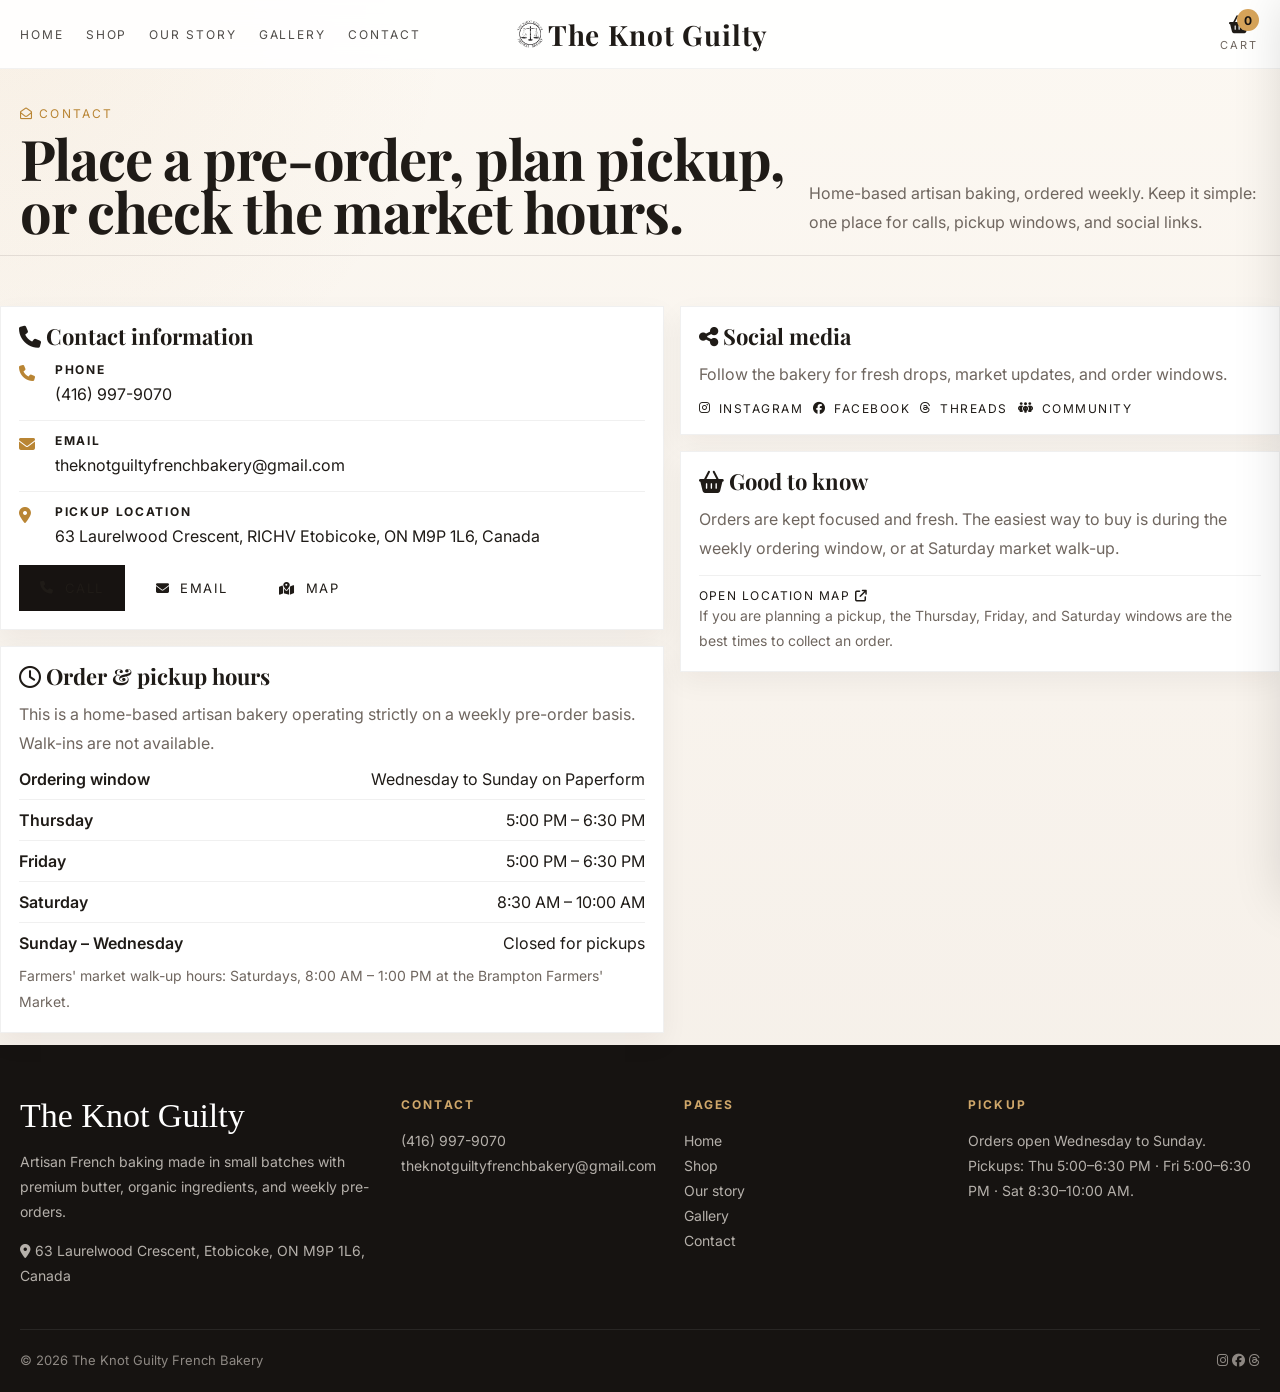
<file: contact.html>
<!doctype html>
<html lang="en">
<head>
  <meta charset="UTF-8">
  <meta name="viewport" content="width=device-width, initial-scale=1.0">
  <title>The Knot Guilty French Bakery | Contact</title>
   <link rel="icon" href="logo.jpg" type="image/jpeg">
  <link rel="preconnect" href="https://fonts.googleapis.com">
  <link rel="preconnect" href="https://fonts.gstatic.com" crossorigin>
  <link href="https://fonts.googleapis.com/css2?family=Inter:wght@400;500;600;700;800&family=Playfair+Display:wght@600;700;800&display=swap" rel="stylesheet">
  <link rel="stylesheet" href="https://cdnjs.cloudflare.com/ajax/libs/font-awesome/6.5.0/css/all.min.css">
  <link rel="stylesheet" href="styles.css">
</head>
<body class="contact-page">
  <header class="header home-header">
    <div class="container">
      <div class="header-start">
        <button class="menu-toggle" id="menu-toggle" type="button" aria-label="Open menu" aria-controls="mobile-menu" aria-expanded="false">
          <i class="fa-solid fa-bars" aria-hidden="true"></i>
          <span>Menu</span>
        </button>
        <nav class="nav nav--desktop" aria-label="Primary">
          <a href="index.html">Home</a>
          <a href="products.html">Shop</a>
          <a href="index.html#our-story">Our Story</a>
          <a href="gallery.html">Gallery</a>
          <a href="contact.html">Contact</a>
        </nav>
      </div>

      <a class="logo" href="index.html" aria-label="The Knot Guilty home">
        <img class="logo__image" src="logo.jpg" alt="The Knot Guilty logo" onerror="this.style.display='none';">
        <span>The Knot Guilty</span>
      </a>

      <div class="header-actions">
        <button class="header-cart" id="cart-toggle" type="button" aria-label="Open cart" aria-controls="cart-drawer" aria-expanded="false">
          <span class="header-cart__icon">
            <i class="fa-solid fa-basket-shopping" aria-hidden="true"></i>
            <span class="header-cart__badge" data-cart-count>0</span>
          </span>
          <span class="header-cart__label">Cart</span>
        </button>
      </div>
    </div>
  </header>

  <aside class="mobile-menu" id="mobile-menu" aria-hidden="true" aria-label="Menu">
    <div class="mobile-menu__panel">
      <div class="mobile-menu__head">
        <div>
          <p class="eyebrow">Menu</p>
          <h2>Browse the bakery</h2>
        </div>
        <button class="icon-button" type="button" data-close-menu aria-label="Close menu">
          <i class="fa-solid fa-xmark"></i>
        </button>
      </div>

      <nav class="mobile-menu__nav">
        <a href="index.html" data-mobile-link>Home</a>
        <a href="products.html" data-mobile-link>Shop</a>
        <a href="index.html#our-story" data-mobile-link>Our Story</a>
        <a href="gallery.html" data-mobile-link>Gallery</a>
        <a href="contact.html" data-mobile-link>Contact</a>
      </nav>

      <div class="mobile-menu__note">
        <p class="eyebrow">Pickup</p>
        <p>Thursday 5:00–6:30 PM<br>Friday 5:00–6:30 PM<br>Saturday 8:30–10:00 AM</p>
      </div>
    </div>
  </aside>

  <div class="backdrop" id="backdrop" hidden></div>

  <aside class="cart-drawer" id="cart-drawer" aria-hidden="true" aria-label="Shopping cart">
    <div class="cart-drawer__panel">
      <div class="cart-drawer__head">
        <div>
          <p class="eyebrow">Your order</p>
          <h2>Cart</h2>
        </div>
        <button class="icon-button" type="button" data-close-cart aria-label="Close cart">
          <i class="fa-solid fa-xmark"></i>
        </button>
      </div>

      <div class="cart-drawer__body" data-cart-body></div>

      <div class="cart-drawer__footer">
        <div class="cart-summary">
          <span>Subtotal</span>
          <strong data-cart-total>$0.00</strong>
        </div>
        <div class="cart-drawer__actions">
          <button class="btn btn-light btn-light--dark" type="button" data-clear-cart>Clear cart</button>
          <button class="btn btn-dark" type="button" data-checkout>Checkout</button>
        </div>
      </div>
    </div>
  </aside>

  <main>
    <section class="page-intro">
      <div class="container page-intro__inner">
        <div>
          <p class="eyebrow"><i class="fa-regular fa-envelope-open"></i> Contact</p>
          <h1>Place a pre-order, plan pickup, or check the market hours.</h1>
        </div>
        <p>Home-based artisan baking, ordered weekly. Keep it simple: one place for calls, pickup windows, and social links.</p>
      </div>
    </section>

    <section class="container contact-layout">
      <div class="contact-stack">
        <article class="contact-card">
          <h2><i class="fa-solid fa-phone"></i> Contact information</h2>
          <div class="contact-list">
            <div class="contact-item">
              <i class="fa-solid fa-phone"></i>
              <div class="contact-meta">
                <strong>Phone</strong>
                <a href="tel:4169979070">(416) 997-9070</a>
              </div>
            </div>
            <div class="contact-item">
              <i class="fa-solid fa-envelope"></i>
              <div class="contact-meta">
                <strong>Email</strong>
                <a href="mailto:theknotguiltyfrenchbakery@gmail.com">theknotguiltyfrenchbakery@gmail.com</a>
              </div>
            </div>
            <div class="contact-item">
              <i class="fa-solid fa-location-dot"></i>
              <div class="contact-meta">
                <strong>Pickup location</strong>
                <span>63 Laurelwood Crescent, RICHV Etobicoke, ON M9P 1L6, Canada</span>
              </div>
            </div>
          </div>

          <div class="contact-actions">
            <a class="btn btn-dark" href="tel:4169979070"><i class="fa-solid fa-phone"></i> Call</a>
            <a class="btn btn-light btn-light--dark" href="mailto:theknotguiltyfrenchbakery@gmail.com"><i class="fa-solid fa-envelope"></i> Email</a>
            <a class="btn btn-light btn-light--dark" href="https://maps.google.com/maps/place//data=!4m2!3m1!1s0x882b371c4dc5ba01:0xf72681045291c5be?entry=s&sa=X&ved=2ahUKEwjwwODTkOqVAxUP8bsIHTtXIOsQ4kB6BAgEEAA&hl=en" target="_blank" rel="noreferrer"><i class="fa-solid fa-map-location-dot"></i> Map</a>
          </div>
        </article>

        <article class="contact-card">
          <h2><i class="fa-regular fa-clock"></i> Order & pickup hours</h2>
          <p>This is a home-based artisan bakery operating strictly on a weekly pre-order basis. Walk-ins are not available.</p>
          <ul class="contact-hours">
            <li><span class="day">Ordering window</span><span>Wednesday to Sunday on Paperform</span></li>
            <li><span class="day">Thursday</span><span>5:00 PM – 6:30 PM</span></li>
            <li><span class="day">Friday</span><span>5:00 PM – 6:30 PM</span></li>
            <li><span class="day">Saturday</span><span>8:30 AM – 10:00 AM</span></li>
            <li><span class="day">Sunday – Wednesday</span><span>Closed for pickups</span></li>
          </ul>
          <p class="contact-note">Farmers' market walk-up hours: Saturdays, 8:00 AM – 1:00 PM at the Brampton Farmers' Market.</p>
        </article>
      </div>

      <div class="contact-stack">
        <article class="contact-card">
          <h2><i class="fa-solid fa-share-nodes"></i> Social media</h2>
          <p>Follow the bakery for fresh drops, market updates, and order windows.</p>
          <div class="contact-socials">
            <a href="#" aria-label="Instagram"><i class="fa-brands fa-instagram"></i> Instagram</a>
            <a href="#" aria-label="Facebook"><i class="fa-brands fa-facebook"></i> Facebook</a>
            <a href="#" aria-label="Threads"><i class="fa-brands fa-threads"></i> Threads</a>
            <a href="#" aria-label="Nextdoor"><i class="fa-solid fa-people-group"></i> Community</a>
          </div>
        </article>

        <article class="contact-card">
          <h2><i class="fa-solid fa-basket-shopping"></i> Good to know</h2>
          <p>Orders are kept focused and fresh. The easiest way to buy is during the weekly ordering window, or at Saturday market walk-up.</p>
          <a class="contact-map" href="https://maps.google.com/maps/place//data=!4m2!3m1!1s0x882b371c4dc5ba01:0xf72681045291c5be?entry=s&sa=X&ved=2ahUKEwjwwODTkOqVAxUP8bsIHTtXIOsQ4kB6BAgEEAA&hl=en" target="_blank" rel="noreferrer">
            Open location map <i class="fa-solid fa-arrow-up-right-from-square"></i>
          </a>
          <p class="contact-note">If you are planning a pickup, the Thursday, Friday, and Saturday windows are the best times to collect an order.</p>
        </article>
      </div>
    </section>
  </main>


  <footer class="footer home-footer">
    <div class="container">
      <div class="footer-grid">
        <div class="footer-brand">
          <div class="brand">The Knot Guilty</div>
          <p>Artisan French baking made in small batches with premium butter, organic ingredients, and weekly pre-orders.</p>
          <p><i class="fa-solid fa-location-dot"></i> 63 Laurelwood Crescent, Etobicoke, ON M9P 1L6, Canada</p>
        </div>
        <div>
          <h4>Contact</h4>
          <ul>
            <li><a href="tel:4169979070">(416) 997-9070</a></li>
            <li><a href="mailto:theknotguiltyfrenchbakery@gmail.com">theknotguiltyfrenchbakery@gmail.com</a></li>
          </ul>
        </div>
        <div>
          <h4>Pages</h4>
          <ul>
            <li><a href="index.html">Home</a></li>
            <li><a href="products.html">Shop</a></li>
            <li><a href="index.html#our-story">Our story</a></li>
            <li><a href="gallery.html">Gallery</a></li>
            <li><a href="contact.html">Contact</a></li>
          </ul>
        </div>
        <div>
          <h4>Pickup</h4>
          <p>Orders open Wednesday to Sunday.<br>Pickups: Thu 5:00–6:30 PM · Fri 5:00–6:30 PM · Sat 8:30–10:00 AM.</p>
        </div>
      </div>
      <div class="footer-bottom">
        <div>© <span data-year></span> The Knot Guilty French Bakery</div>
        <div><i class="fa-brands fa-instagram"></i> <i class="fa-brands fa-facebook"></i> <i class="fa-brands fa-threads"></i></div>
      </div>
    </div>
  </footer>

  <script src="script.js"></script>
</body>
</html>
</file>
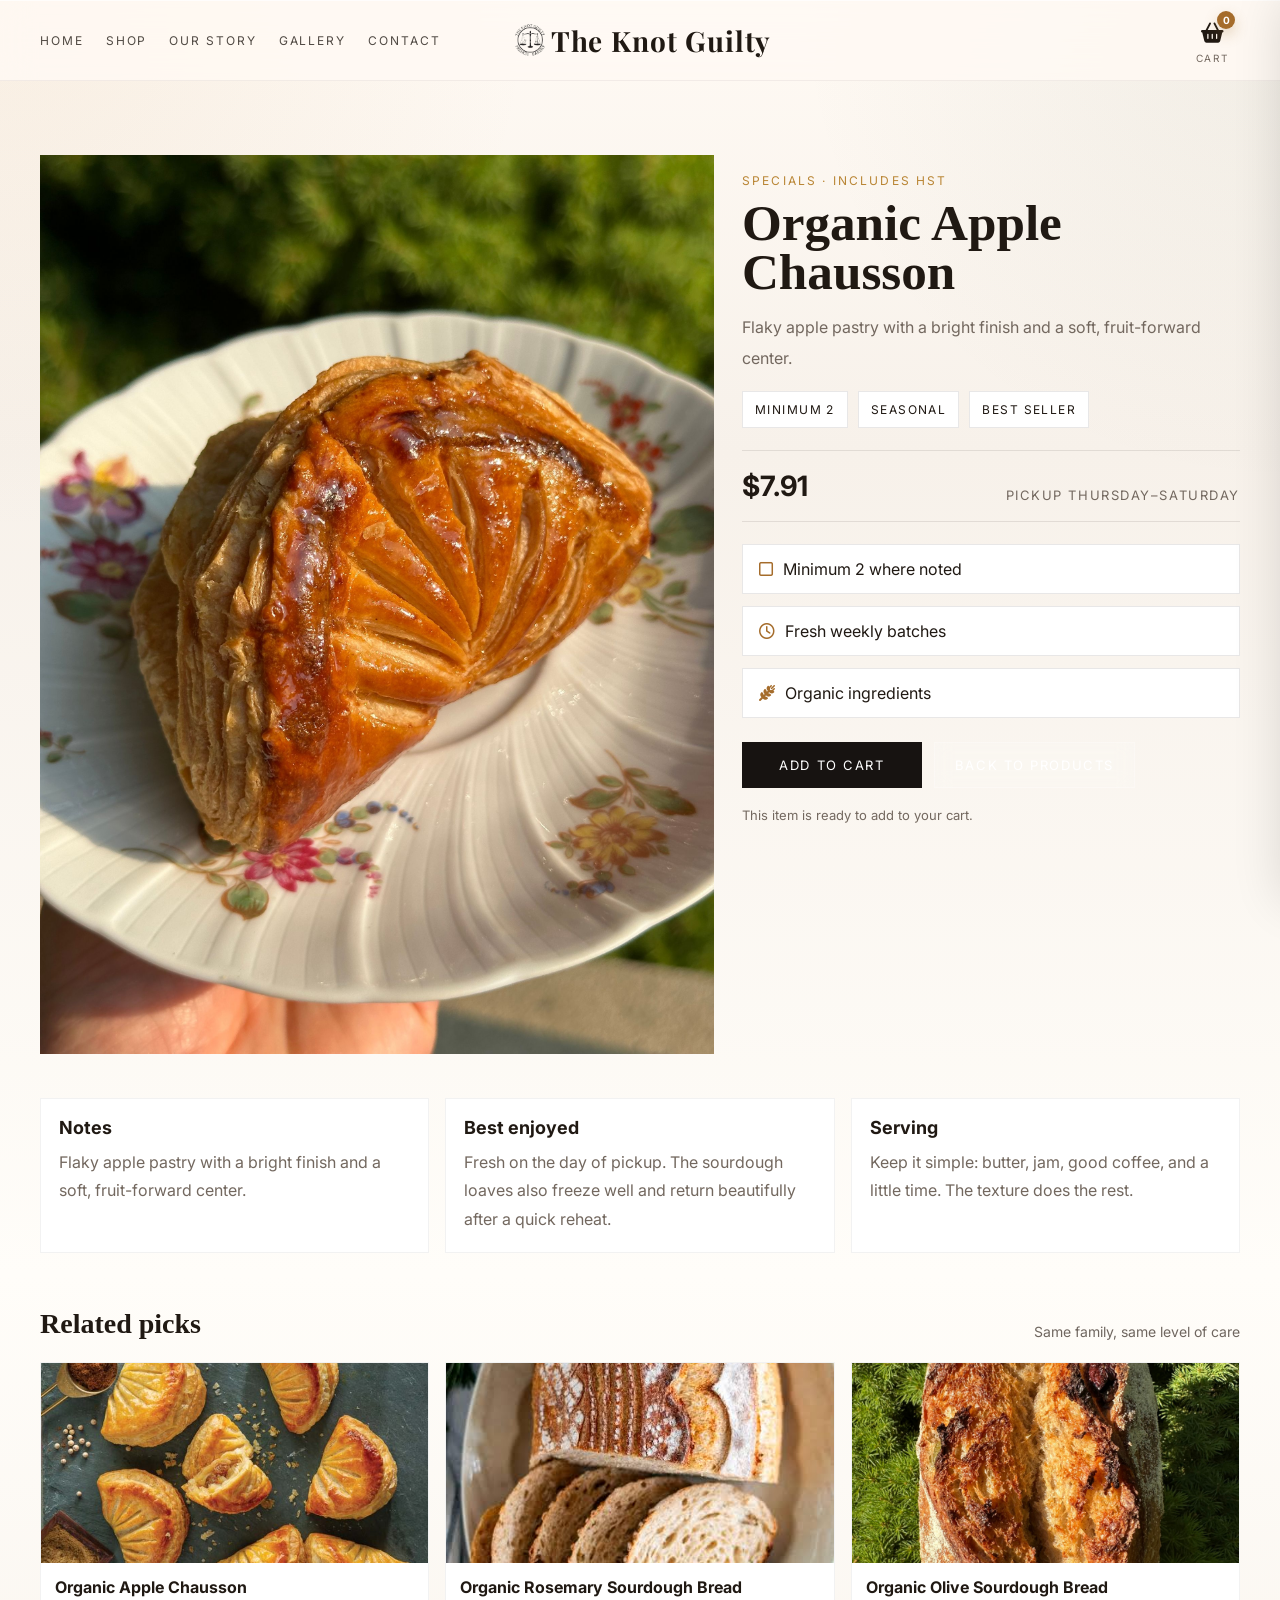
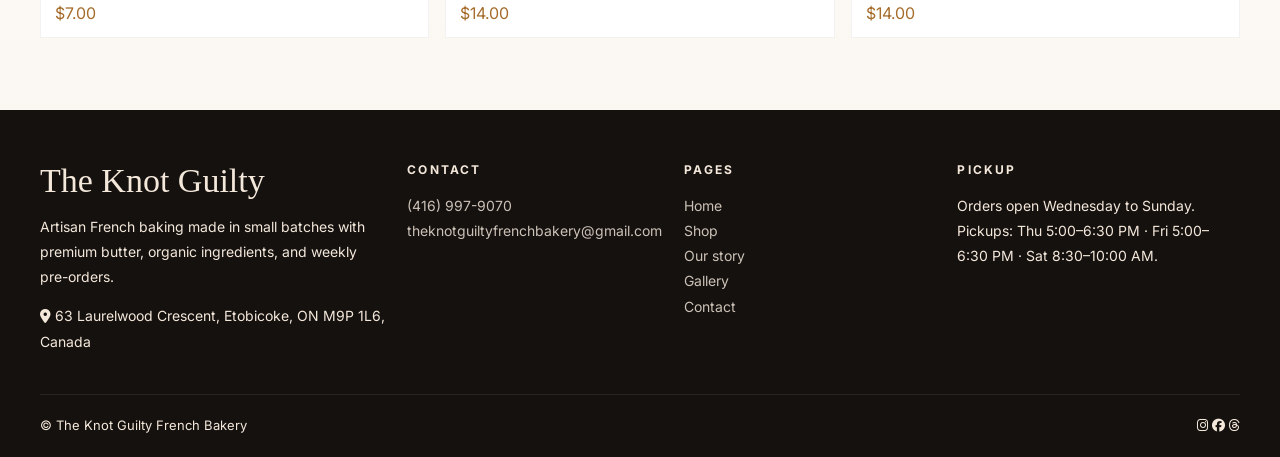
<file: product.html>
<!doctype html>
<html lang="en">
<head>
  <meta charset="UTF-8">
  <meta name="viewport" content="width=device-width, initial-scale=1.0">
  <title>The Knot Guilty French Bakery | Product</title>
   <link rel="icon" href="logo.jpg" type="image/jpeg">
  <link rel="preconnect" href="https://fonts.googleapis.com">
  <link rel="preconnect" href="https://fonts.gstatic.com" crossorigin>
  <link href="https://fonts.googleapis.com/css2?family=Inter:wght@400;500;600;700;800&family=Playfair+Display:wght@600;700;800&display=swap" rel="stylesheet">
  <link rel="stylesheet" href="https://cdnjs.cloudflare.com/ajax/libs/font-awesome/6.5.0/css/all.min.css">
  <link rel="stylesheet" href="styles.css">
  <link rel="stylesheet" href="products.css">
</head>
<body class="products-page">
  <header class="header home-header">
    <div class="container">
      <div class="header-start">
        <button class="menu-toggle" id="menu-toggle" type="button" aria-label="Open menu" aria-controls="mobile-menu" aria-expanded="false">
          <i class="fa-solid fa-bars" aria-hidden="true"></i>
          <span>Menu</span>
        </button>
        <nav class="nav nav--desktop" aria-label="Primary">
          <a href="index.html">Home</a>
          <a href="products.html">Shop</a>
          <a href="index.html#our-story">Our Story</a>
          <a href="gallery.html">Gallery</a>
          <a href="contact.html">Contact</a>
        </nav>
      </div>

      <a class="logo" href="index.html" aria-label="The Knot Guilty home">
        <img class="logo__image" src="logo.jpg" alt="The Knot Guilty logo" onerror="this.style.display='none';">
        <span>The Knot Guilty</span>
      </a>

      <div class="header-actions">
        <button class="header-cart" id="cart-toggle" type="button" aria-label="Open cart" aria-controls="cart-drawer" aria-expanded="false">
          <span class="header-cart__icon">
            <i class="fa-solid fa-basket-shopping" aria-hidden="true"></i>
            <span class="header-cart__badge" data-cart-count>0</span>
          </span>
          <span class="header-cart__label">Cart</span>
        </button>
      </div>
    </div>
  </header>

  <aside class="mobile-menu" id="mobile-menu" aria-hidden="true" aria-label="Menu">
    <div class="mobile-menu__panel">
      <div class="mobile-menu__head">
        <div>
          <p class="eyebrow">Menu</p>
          <h2>Browse the bakery</h2>
        </div>
        <button class="icon-button" type="button" data-close-menu aria-label="Close menu">
          <i class="fa-solid fa-xmark"></i>
        </button>
      </div>

      <nav class="mobile-menu__nav">
        <a href="index.html" data-mobile-link>Home</a>
        <a href="products.html" data-mobile-link>Shop</a>
        <a href="index.html#our-story" data-mobile-link>Our Story</a>
        <a href="gallery.html" data-mobile-link>Gallery</a>
        <a href="contact.html" data-mobile-link>Contact</a>
      </nav>

      <div class="mobile-menu__note">
        <p class="eyebrow">Pickup</p>
        <p>Thursday 5:00–6:30 PM<br>Friday 5:00–6:30 PM<br>Saturday 8:30–10:00 AM</p>
      </div>
    </div>
  </aside>

  <div class="backdrop" id="backdrop" hidden></div>

  <aside class="cart-drawer" id="cart-drawer" aria-hidden="true" aria-label="Shopping cart">
    <div class="cart-drawer__panel">
      <div class="cart-drawer__head">
        <div>
          <p class="eyebrow">Your order</p>
          <h2>Cart</h2>
        </div>
        <button class="icon-button" type="button" data-close-cart aria-label="Close cart">
          <i class="fa-solid fa-xmark"></i>
        </button>
      </div>

      <div class="cart-drawer__body" data-cart-body></div>

      <div class="cart-drawer__footer">
        <div class="cart-summary">
          <span>Subtotal</span>
          <strong data-cart-total>$0.00</strong>
        </div>
        <div class="cart-drawer__actions">
          <button class="btn btn-light btn-light--dark" type="button" data-clear-cart>Clear cart</button>
          <button class="btn btn-dark" type="button" data-checkout>Checkout</button>
        </div>
      </div>
    </div>
  </aside>

  <main class="product-page-main">
    <div class="container" data-product-root></div>
  </main>

  <footer class="footer home-footer">
    <div class="container">
      <div class="footer-grid">
        <div class="footer-brand">
          <div class="brand">The Knot Guilty</div>
          <p>Artisan French baking made in small batches with premium butter, organic ingredients, and weekly pre-orders.</p>
          <p><i class="fa-solid fa-location-dot"></i> 63 Laurelwood Crescent, Etobicoke, ON M9P 1L6, Canada</p>
        </div>
        <div>
          <h4>Contact</h4>
          <ul>
            <li><a href="tel:4169979070">(416) 997-9070</a></li>
            <li><a href="mailto:theknotguiltyfrenchbakery@gmail.com">theknotguiltyfrenchbakery@gmail.com</a></li>
          </ul>
        </div>
        <div>
          <h4>Pages</h4>
          <ul>
            <li><a href="index.html">Home</a></li>
            <li><a href="products.html">Shop</a></li>
            <li><a href="index.html#our-story">Our story</a></li>
            <li><a href="gallery.html">Gallery</a></li>
            <li><a href="contact.html">Contact</a></li>
          </ul>
        </div>
        <div>
          <h4>Pickup</h4>
          <p>Orders open Wednesday to Sunday.<br>Pickups: Thu 5:00–6:30 PM · Fri 5:00–6:30 PM · Sat 8:30–10:00 AM.</p>
        </div>
      </div>
      <div class="footer-bottom">
        <div>© <span data-year></span> The Knot Guilty French Bakery</div>
        <div><i class="fa-brands fa-instagram"></i> <i class="fa-brands fa-facebook"></i> <i class="fa-brands fa-threads"></i></div>
      </div>
    </div>
  </footer>

  <div class="modal-message" id="modal-message" data-toast role="status" aria-live="polite" hidden></div>

  <script src="products.js"></script>
</body>
</html>
</file>
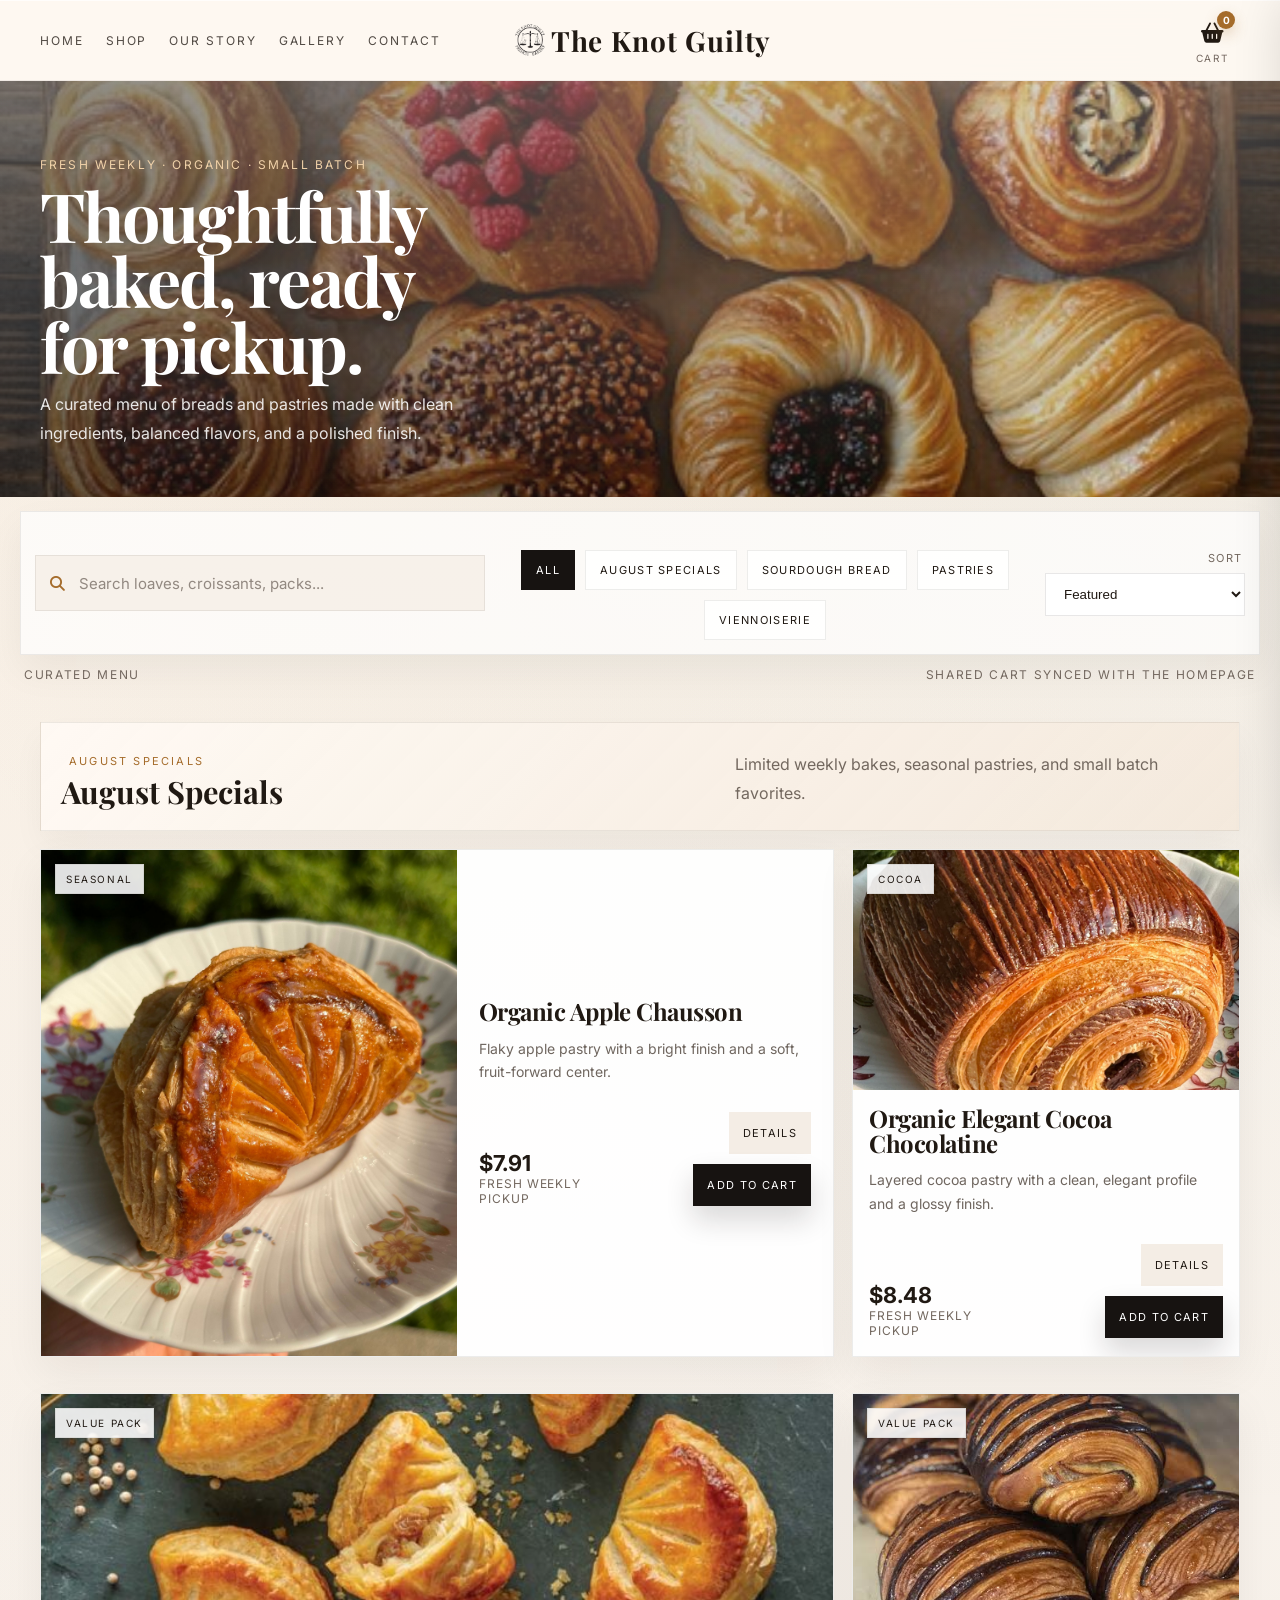
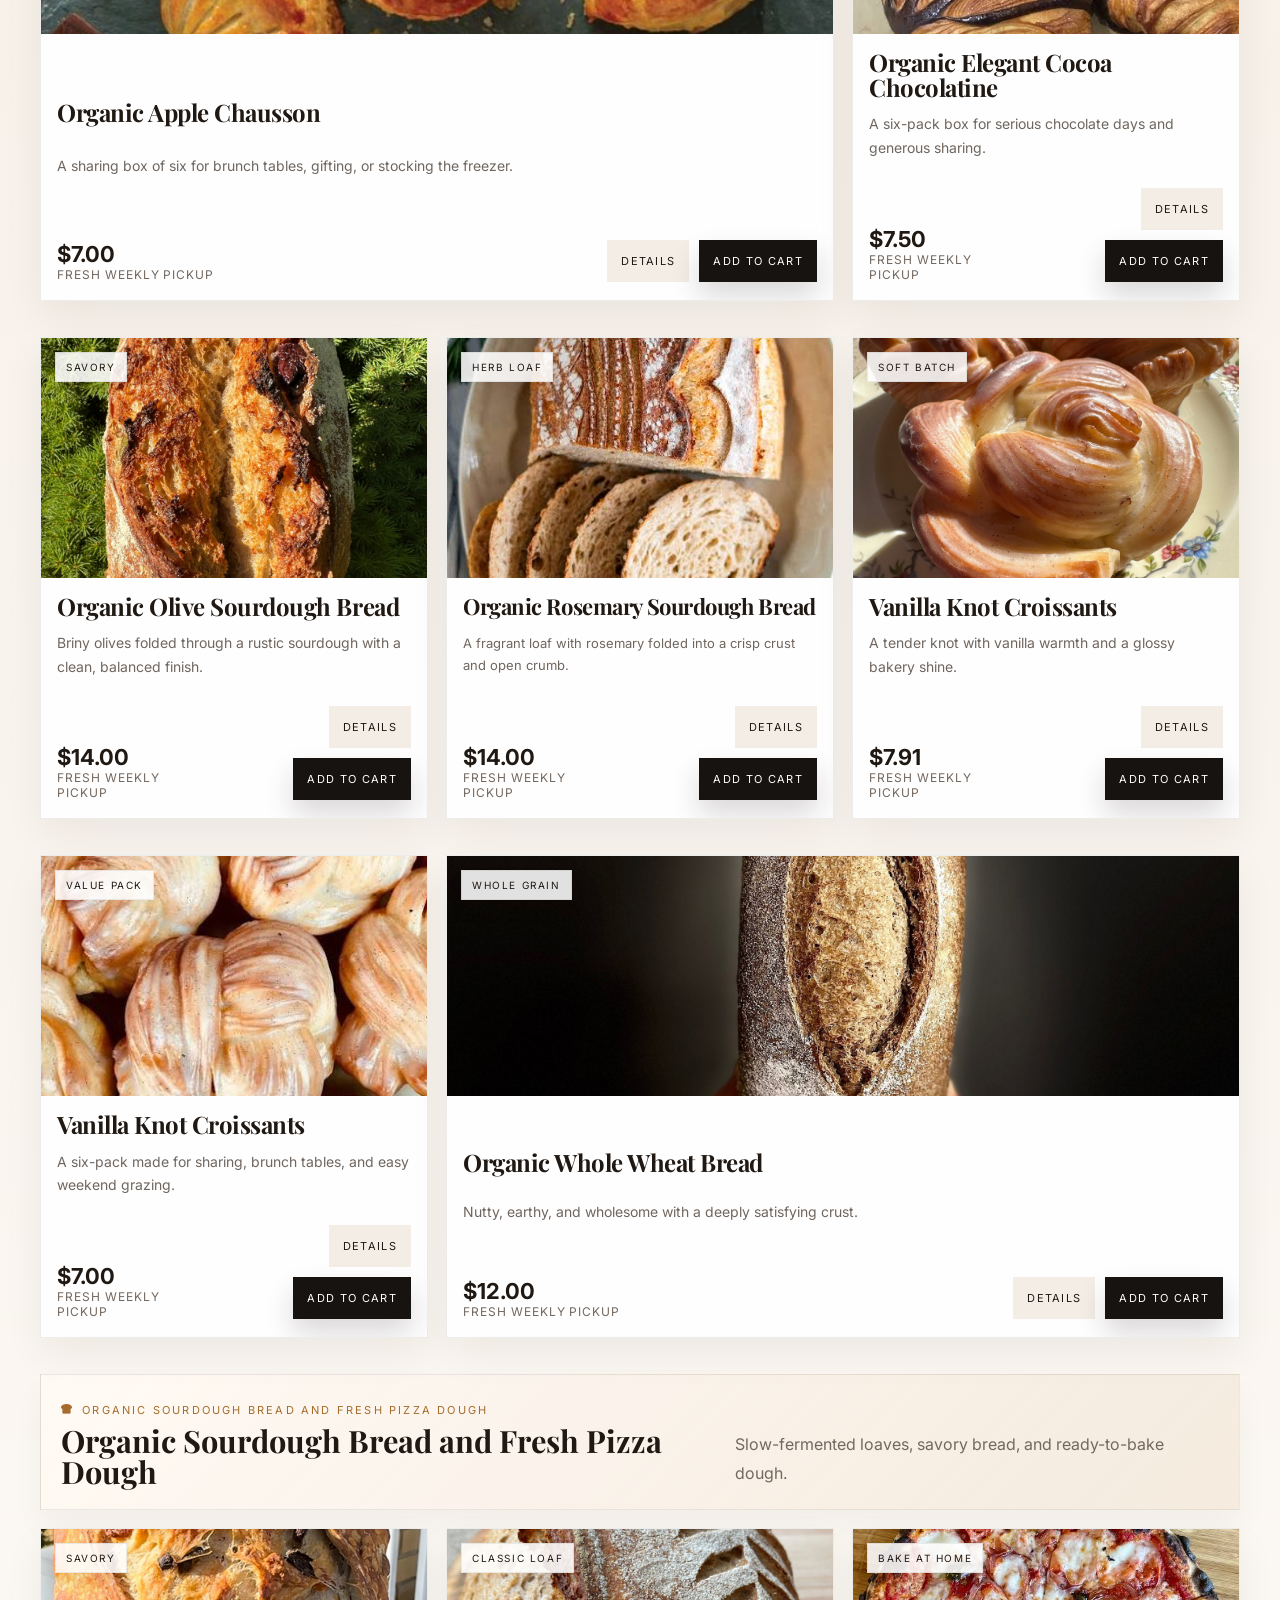
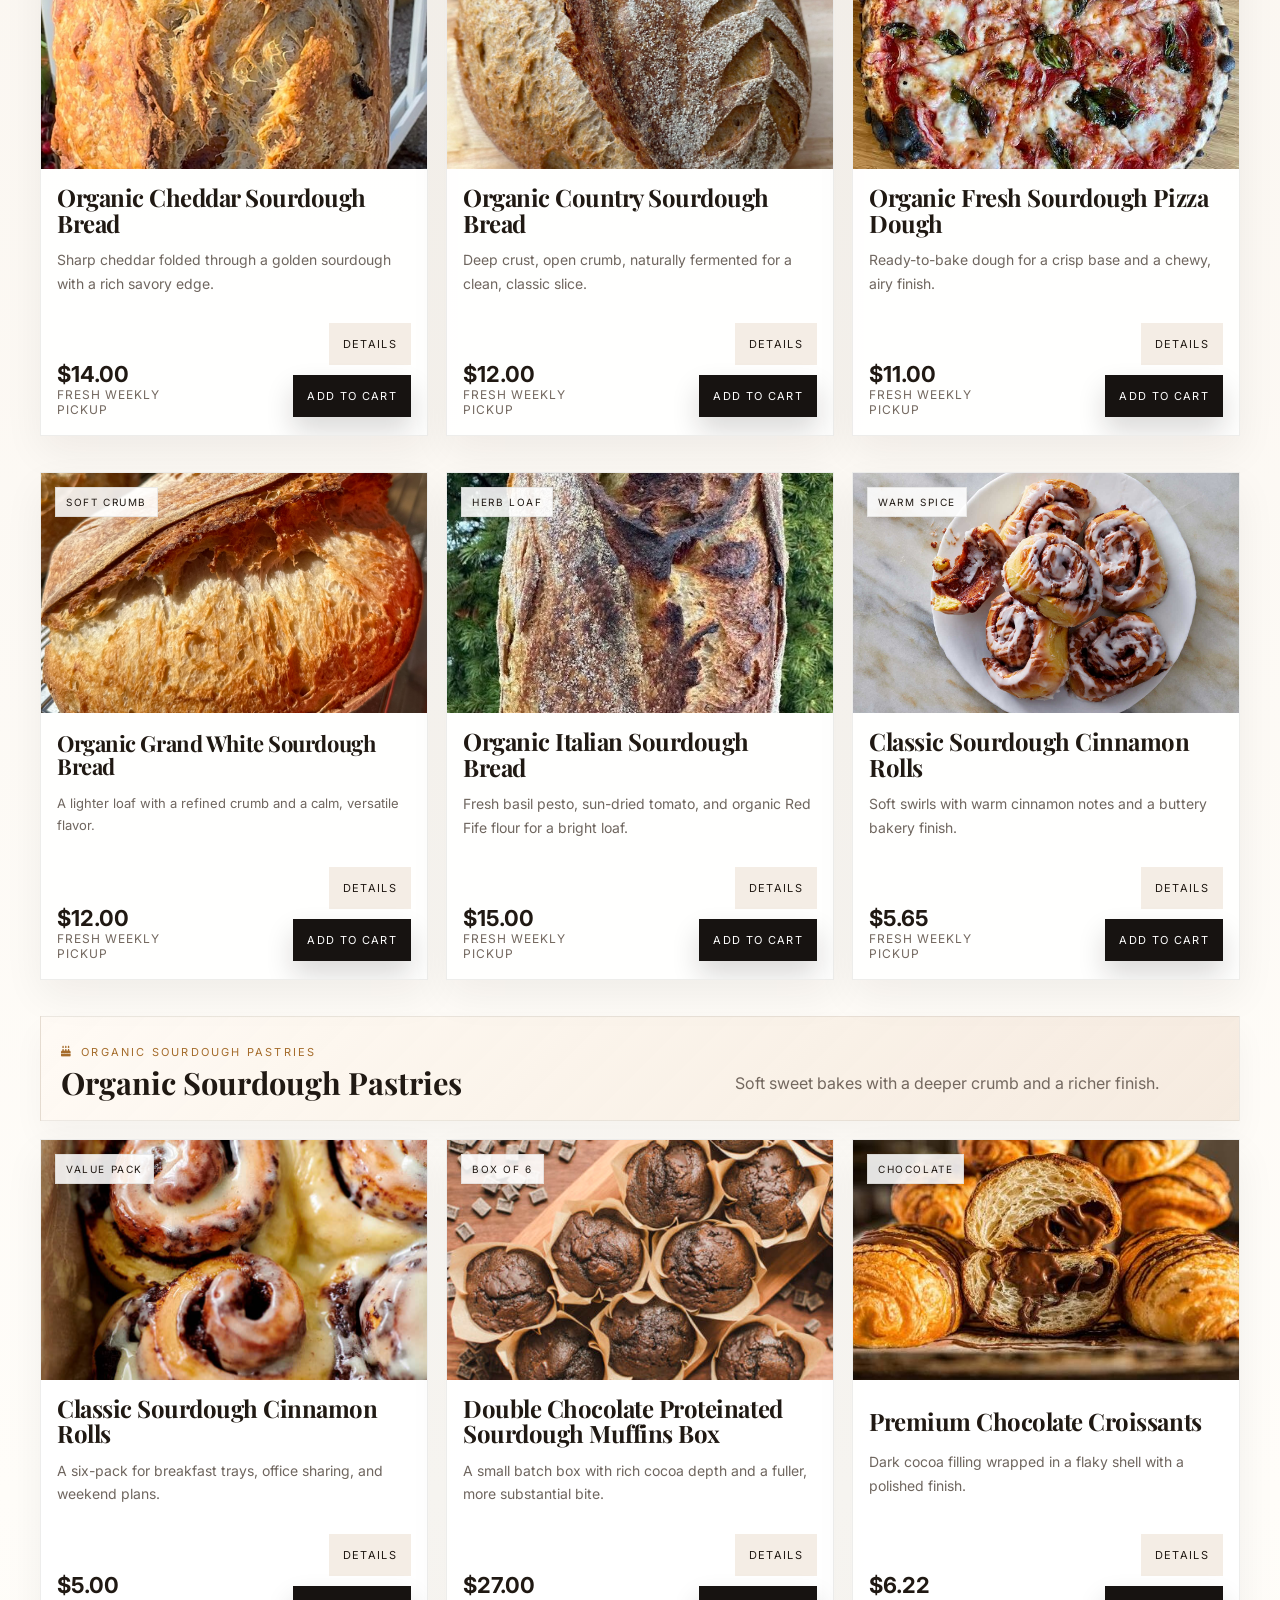
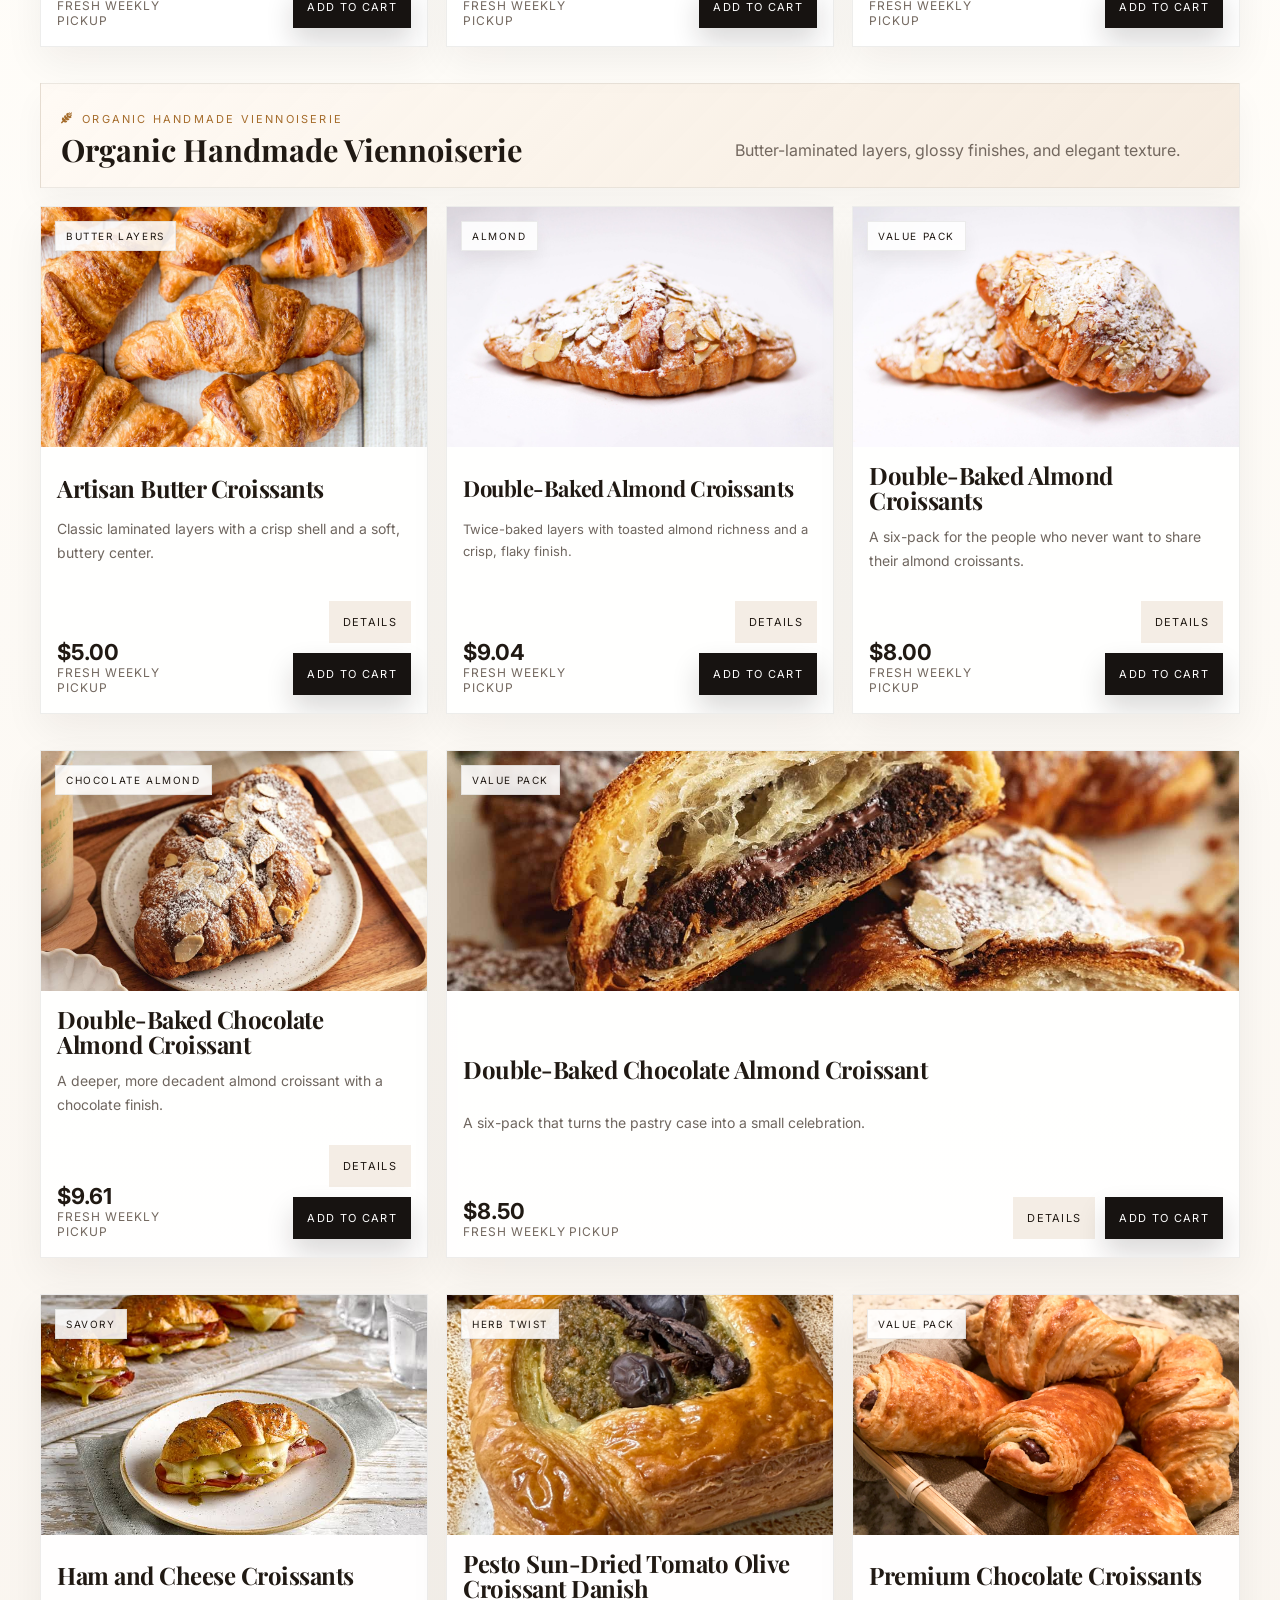
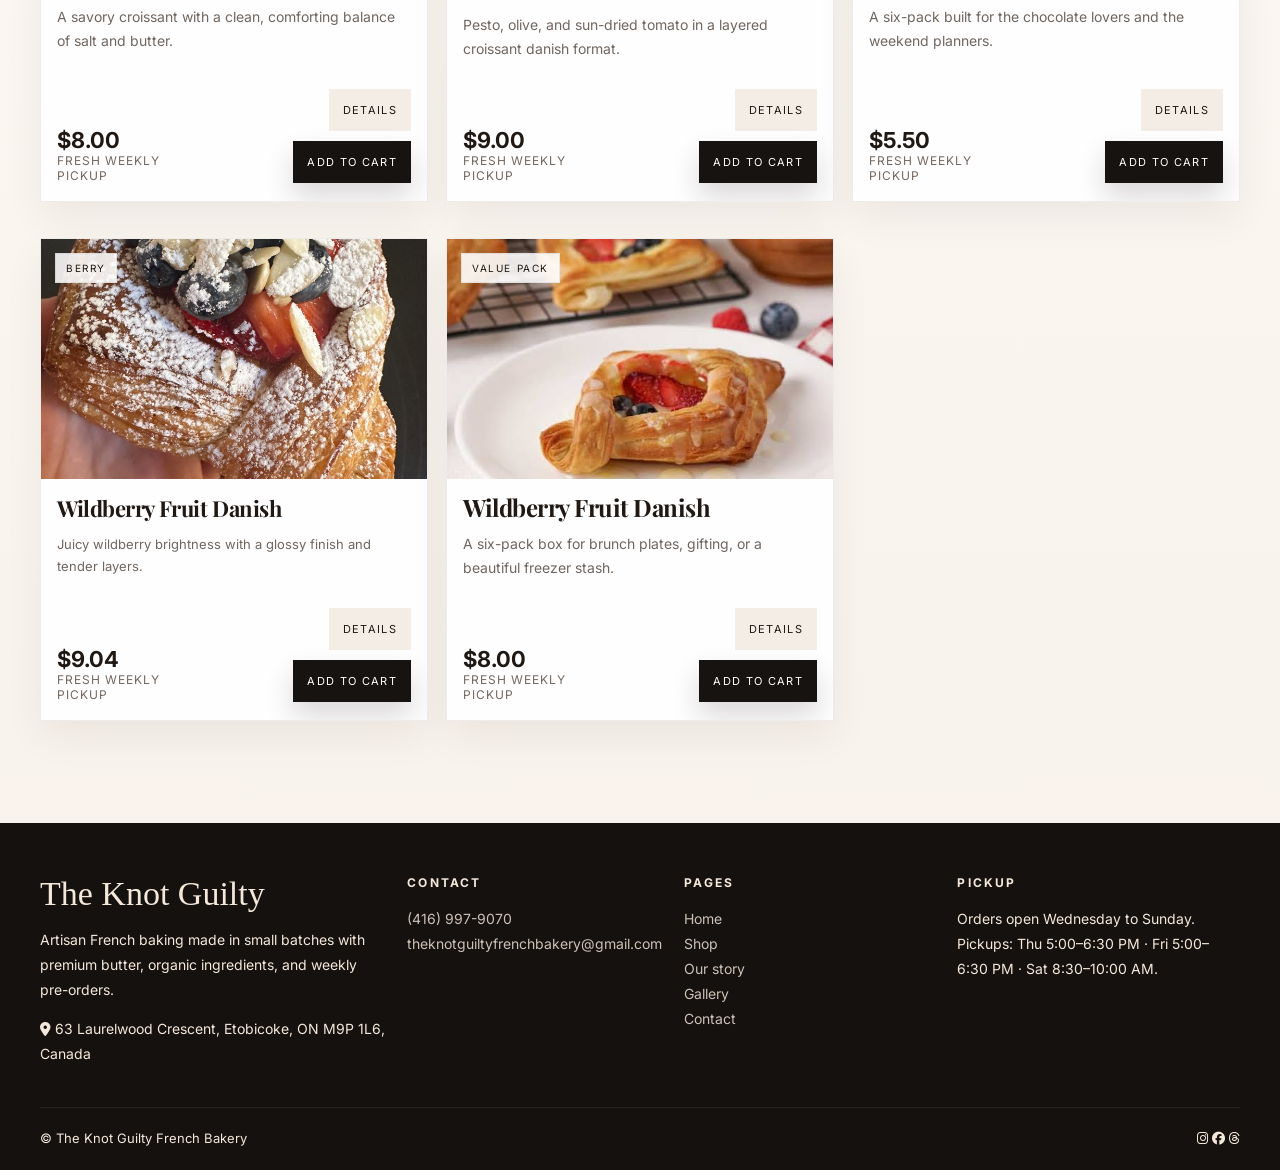
<file: products.html>
<!doctype html>
<html lang="en">
<head>
  <meta charset="UTF-8">
  <meta name="viewport" content="width=device-width, initial-scale=1.0">
  <title>The Knot Guilty French Bakery | Shop</title>
        <link rel="icon" href="logo.jpg" type="image/jpeg">
  <link rel="preconnect" href="https://fonts.googleapis.com">
  <link rel="preconnect" href="https://fonts.gstatic.com" crossorigin>
  <link href="https://fonts.googleapis.com/css2?family=Inter:wght@400;500;600;700;800&family=Playfair+Display:wght@600;700;800&display=swap" rel="stylesheet">
  <link rel="stylesheet" href="https://cdnjs.cloudflare.com/ajax/libs/font-awesome/6.5.0/css/all.min.css">
  <link rel="stylesheet" href="styles.css">
  <link rel="stylesheet" href="products.css">
</head>
<body class="products-page">
  <header class="header home-header">
    <div class="container">
      <div class="header-start">
        <button class="menu-toggle" id="menu-toggle" type="button" aria-label="Open menu" aria-controls="mobile-menu" aria-expanded="false">
          <i class="fa-solid fa-bars" aria-hidden="true"></i>
          <span>Menu</span>
        </button>
        <nav class="nav nav--desktop" aria-label="Primary">
          <a href="index.html">Home</a>
          <a href="products.html">Shop</a>
          <a href="index.html#our-story">Our Story</a>
          <a href="gallery.html">Gallery</a>
          <a href="contact.html">Contact</a>
        </nav>
      </div>

      <a class="logo" href="index.html" aria-label="The Knot Guilty home">
        <img class="logo__image" src="logo.jpg" alt="The Knot Guilty logo" onerror="this.style.display='none';">
        <span>The Knot Guilty</span>
      </a>

      <div class="header-actions">
        <button class="header-cart" id="cart-toggle" type="button" aria-label="Open cart" aria-controls="cart-drawer" aria-expanded="false">
          <span class="header-cart__icon">
            <i class="fa-solid fa-basket-shopping" aria-hidden="true"></i>
            <span class="header-cart__badge" data-cart-count>0</span>
          </span>
          <span class="header-cart__label">Cart</span>
        </button>
      </div>
    </div>
  </header>

  <aside class="mobile-menu" id="mobile-menu" aria-hidden="true" aria-label="Menu">
    <div class="mobile-menu__panel">
      <div class="mobile-menu__head">
        <div>
          <p class="eyebrow">Menu</p>
          <h2>Browse the bakery</h2>
        </div>
        <button class="icon-button" type="button" data-close-menu aria-label="Close menu">
          <i class="fa-solid fa-xmark"></i>
        </button>
      </div>

      <nav class="mobile-menu__nav">
        <a href="index.html" data-mobile-link>Home</a>
        <a href="products.html" data-mobile-link>Shop</a>
        <a href="index.html#our-story" data-mobile-link>Our Story</a>
        <a href="gallery.html" data-mobile-link>Gallery</a>
        <a href="contact.html" data-mobile-link>Contact</a>
      </nav>

      <div class="mobile-menu__note">
        <p class="eyebrow">Pickup</p>
        <p>Thursday 5:00–6:30 PM<br>Friday 5:00–6:30 PM<br>Saturday 8:30–10:00 AM</p>
      </div>
    </div>
  </aside>

  <div class="backdrop" id="backdrop" hidden></div>

  <aside class="cart-drawer" id="cart-drawer" aria-hidden="true" aria-label="Shopping cart">
    <div class="cart-drawer__panel">
      <div class="cart-drawer__head">
        <div>
          <p class="eyebrow">Your order</p>
          <h2>Cart</h2>
        </div>
        <button class="icon-button" type="button" data-close-cart aria-label="Close cart">
          <i class="fa-solid fa-xmark"></i>
        </button>
      </div>

      <div class="cart-drawer__body" data-cart-body></div>

      <div class="cart-drawer__footer">
        <div class="cart-summary">
          <span>Subtotal</span>
          <strong data-cart-total>$0.00</strong>
        </div>
        <div class="cart-drawer__actions">
          <button class="btn btn-light btn-light--dark" type="button" data-clear-cart>Clear cart</button>
          <button class="btn btn-dark" type="button" data-checkout>Checkout</button>
        </div>
      </div>
    </div>
  </aside>

  <main>
    <section class="products-hero">
      <div class="container products-hero__inner">
        <div class="products-hero__copy">
          <p class="eyebrow">Fresh weekly · Organic · Small batch</p>
          <h1>Thoughtfully baked, ready for pickup.</h1>
          <p class="products-hero__lede">A curated menu of breads and pastries made with clean ingredients, balanced flavors, and a polished finish.</p>
        </div>
      </div>
    </section>

    <section class="shop-tools">
      <div class="container shop-tools__inner">
        <label class="searchbox" aria-label="Search products">
          <i class="fa-solid fa-magnifying-glass" aria-hidden="true"></i>
          <input type="search" data-search placeholder="Search loaves, croissants, packs..." autocomplete="off">
        </label>

        <div class="filters" role="tablist" aria-label="Product filters">
          <button class="filter-btn is-active" type="button" data-filter="All">All</button>
          <button class="filter-btn" type="button" data-filter="Specials">August Specials</button>
          <button class="filter-btn" type="button" data-filter="Bread">Sourdough Bread</button>
          <button class="filter-btn" type="button" data-filter="Pastries">Pastries</button>
          <button class="filter-btn" type="button" data-filter="Viennoiserie">Viennoiserie</button>
        </div>

        <label class="sortbox" aria-label="Sort products">
          <span>Sort</span>
          <select data-sort>
            <option value="featured">Featured</option>
            <option value="category">Category</option>
            <option value="price-asc">Price low to high</option>
            <option value="price-desc">Price high to low</option>
            <option value="name-asc">Name A-Z</option>
          </select>
        </label>
      </div>

      <div class="container shop-tools__bar">
        <p data-count>Curated menu</p>
        <p>Shared cart synced with the homepage</p>
      </div>
    </section>

    <section class="shop-grid-section">
      <div class="container">
        <div class="product-grid" data-products-grid></div>
      </div>
    </section>
  </main>

  <footer class="footer home-footer">
    <div class="container">
      <div class="footer-grid">
        <div class="footer-brand">
          <div class="brand">The Knot Guilty</div>
          <p>Artisan French baking made in small batches with premium butter, organic ingredients, and weekly pre-orders.</p>
          <p><i class="fa-solid fa-location-dot"></i> 63 Laurelwood Crescent, Etobicoke, ON M9P 1L6, Canada</p>
        </div>
        <div>
          <h4>Contact</h4>
          <ul>
            <li><a href="tel:4169979070">(416) 997-9070</a></li>
            <li><a href="mailto:theknotguiltyfrenchbakery@gmail.com">theknotguiltyfrenchbakery@gmail.com</a></li>
          </ul>
        </div>
        <div>
          <h4>Pages</h4>
          <ul>
            <li><a href="index.html">Home</a></li>
            <li><a href="products.html">Shop</a></li>
            <li><a href="index.html#our-story">Our story</a></li>
            <li><a href="gallery.html">Gallery</a></li>
            <li><a href="contact.html">Contact</a></li>
          </ul>
        </div>
        <div>
          <h4>Pickup</h4>
          <p>Orders open Wednesday to Sunday.<br>Pickups: Thu 5:00–6:30 PM · Fri 5:00–6:30 PM · Sat 8:30–10:00 AM.</p>
        </div>
      </div>
      <div class="footer-bottom">
        <div>© <span data-year></span> The Knot Guilty French Bakery</div>
        <div><i class="fa-brands fa-instagram"></i> <i class="fa-brands fa-facebook"></i> <i class="fa-brands fa-threads"></i></div>
      </div>
    </div>
  </footer>

  <div class="modal-message" id="modal-message" data-toast role="status" aria-live="polite" hidden></div>

  <script src="products.js"></script>
</body>
</html>
</file>
<file: styles.css>
:root{
  --bg:#f7f3ef;
  --surface:#ffffff;
  --surface-2:#f2ece6;
  --ink:#1f1b17;
  --muted:#6f665f;
  --line:rgba(31,27,23,.10);
  --gold:#d7a45a;
  --gold-dark:#b98534;
  --brown:#6a4b33;
  --shadow:0 18px 50px rgba(20,15,10,.08);
  --radius:10px;
  --radius-sm:6px;
  --max:1280px;
}
*{box-sizing:border-box}
html,body{margin:0;padding:0}
body{
  font-family: Inter, ui-sans-serif, system-ui, -apple-system, BlinkMacSystemFont, "Segoe UI", sans-serif;
  color:var(--ink);
  background:
    radial-gradient(circle at top left, rgba(215,164,90,.08), transparent 24%),
    linear-gradient(180deg, #fff, var(--bg) 18%, #fff 55%);
}
img{max-width:100%;display:block}
a{text-decoration:none;color:inherit}
button,input{font:inherit}
.container{max-width:var(--max);margin:0 auto;padding:0 20px}
.topbar{
  background:#27221e;color:#f6efe7;font-size:12px;letter-spacing:.02em
}
.topbar .container{
  display:flex;justify-content:space-between;align-items:center;padding:8px 20px
}
.topbar a{color:#f6efe7;opacity:.82;margin-left:18px}
.topbar a:hover{opacity:1}
.header{
  background:rgba(255,255,255,.82);
  backdrop-filter:blur(14px);
  border-bottom:1px solid rgba(0,0,0,.05);
  position:sticky;top:0;z-index:20
}
.header .container{
  display:grid;grid-template-columns:1fr auto 1fr;align-items:center;gap:16px;padding:16px 20px
}
.logo{
  display:flex;align-items:center;justify-content:center;font-family:Georgia, "Times New Roman", serif;
  font-size:28px;font-weight:700;letter-spacing:.03em
}
.logo span{display:inline-block}
.logo__image{width:auto;height:42px;display:block;object-fit:contain;}
.header-icons{display:flex;justify-content:flex-end;gap:16px;color:var(--muted)}
.nav{
  display:flex;gap:22px;align-items:center;font-size:12px;letter-spacing:.16em;text-transform:uppercase;
}
.nav a{opacity:.78}
.nav a:hover{opacity:1}
.search{
  display:flex;align-items:center;justify-content:flex-end;gap:8px
}
.search input{
  width:min(320px,100%);border:none;border-bottom:1px solid var(--line);padding:8px 4px;background:transparent;outline:none
}
.hero{
  position:relative;min-height:620px;overflow:hidden;background:
    linear-gradient(90deg, rgba(15,10,6,.65) 0%, rgba(15,10,6,.42) 34%, rgba(15,10,6,.14) 58%, rgba(15,10,6,.02) 100%),
    url('https://images.unsplash.com/photo-1555507036-ab1f4038808a?auto=format&fit=crop&w=1800&q=80') center/cover no-repeat;
  color:#fff
}
.hero::after{
  content:"";position:absolute;inset:0;
  background:linear-gradient(180deg, transparent 60%, rgba(18,12,8,.20));
}
.hero .container{position:relative;z-index:1;min-height:620px;display:flex;align-items:center}
.hero__content{max-width:520px;padding:90px 0}
.hero .eyebrow{
  text-transform:uppercase;letter-spacing:.22em;font-size:12px;color:#f2d5b2;margin:0 0 14px
}
.hero h1{
  font-family:Georgia, "Times New Roman", serif;
  font-size:clamp(48px, 7vw, 84px);line-height:.94;margin:0 0 18px;font-weight:700;max-width:8ch
}
.hero p{max-width:38ch;color:rgba(255,255,255,.88);font-size:16px;line-height:1.8;margin:0 0 28px}
.hero-actions{display:flex;gap:12px;flex-wrap:wrap}
.btn{
  display:inline-flex;align-items:center;gap:10px;padding:14px 20px;border-radius:0;border:1px solid transparent;
  transition:all .2s ease;font-size:13px;letter-spacing:.12em;text-transform:uppercase
}
.btn-dark{background:#171311;color:#fff}
.btn-dark:hover{transform:translateY(-1px);background:#000}
.btn-light{background:rgba(255,255,255,.12);color:#fff;border-color:rgba(255,255,255,.25);backdrop-filter:blur(8px)}
.btn-light:hover{background:rgba(255,255,255,.18)}
.hero-card{
  position:absolute;right:5vw;bottom:48px;z-index:2;background:rgba(255,255,255,.82);
  backdrop-filter:blur(10px);color:var(--ink);padding:18px;border:1px solid rgba(255,255,255,.5);
  width:min(300px, 82vw);box-shadow:var(--shadow)
}
.hero-card .small{font-size:12px;letter-spacing:.16em;text-transform:uppercase;color:var(--gold-dark);margin-bottom:10px}
.hero-card h3{margin:0 0 8px;font-size:24px;line-height:1.05;font-family:Georgia, serif}
.hero-card p{margin:0;color:var(--muted);line-height:1.7;font-size:14px}
.rail{
  background:#fff;border-top:1px solid var(--line);border-bottom:1px solid var(--line)
}
.category-rail{
  display:grid;grid-template-columns:repeat(6,1fr);gap:14px;padding:18px 0
}
.cat{
  background:#faf7f4;border:1px solid rgba(0,0,0,.05);padding:16px 12px;text-align:center;display:grid;gap:8px;
}
.cat i{font-size:20px;color:var(--brown)}
.cat span{font-size:12px;letter-spacing:.12em;text-transform:uppercase}
.section{padding:72px 0}
.section--soft{background:linear-gradient(180deg, #fff, #f8f1ea 100%)}
.section-head{
  display:flex;justify-content:space-between;align-items:end;gap:16px;margin-bottom:22px
}
.section-head h2{font-size:28px;line-height:1.1;margin:0;font-family:Georgia, serif}
.section-head span{color:var(--muted);font-size:14px}
.feature-strip{
  display:grid;grid-template-columns:1.2fr .8fr .8fr;gap:18px
}
.feature{
  position:relative;min-height:240px;overflow:hidden;background:#ede5de
}
.feature img{position:absolute;inset:0;width:100%;height:100%;object-fit:cover}
.feature::after{
  content:"";position:absolute;inset:0;background:linear-gradient(90deg, rgba(27,18,12,.12), rgba(27,18,12,.03))
}
.feature .text{
  position:relative;z-index:1;padding:24px;max-width:240px
}
.feature .text h3{font-family:Georgia, serif;font-size:28px;margin:0 0 8px;line-height:1}
.feature .text p{margin:0;color:rgba(255,255,255,.88);text-shadow:0 2px 14px rgba(0,0,0,.18)}
.feature.light .text p{color:var(--muted);text-shadow:none}
.feature.light::after{background:linear-gradient(90deg, rgba(255,255,255,.42), rgba(255,255,255,.04))}
.feature.light .text h3{color:var(--ink)}
.feature.light .text .eyebrow{color:var(--gold-dark)}
.collection{
  display:grid;grid-template-columns:1fr 1fr;gap:28px;align-items:stretch
}
.collection__image{
  min-height:520px;position:relative;overflow:hidden;background:#ece5dd
}
.collection__image img{position:absolute;inset:0;width:100%;height:100%;object-fit:cover}
.collection__overlay{
  position:absolute;left:22px;bottom:22px;background:rgba(255,255,255,.84);padding:16px 18px;max-width:240px
}
.collection__overlay h3{font-family:Georgia, serif;font-size:30px;margin:0 0 8px;line-height:1}
.collection__overlay p{margin:0;color:var(--muted);line-height:1.7;font-size:14px}
.collection__content{display:grid;gap:18px;align-content:start}
.mini-card{
  display:flex;gap:18px;align-items:center;background:#fff;padding:14px;border:1px solid rgba(0,0,0,.05)
}
.mini-card img{width:130px;height:100px;object-fit:cover;flex:0 0 auto}
.mini-card h4{margin:0 0 6px;font-size:18px}
.mini-card p{margin:0;color:var(--muted);font-size:14px;line-height:1.65}
.actions-line{
  margin-top:10px;display:flex;gap:12px;align-items:center
}
.muted{color:var(--muted)}
.chip-row{display:flex;gap:10px;flex-wrap:wrap}
.chip{
  font-size:12px;letter-spacing:.12em;text-transform:uppercase;padding:10px 14px;background:#fff;border:1px solid var(--line)
}
.banner{
  margin:24px 0 0;min-height:150px;display:grid;place-items:center;position:relative;overflow:hidden;
  background:url('https://images.unsplash.com/photo-1491962610905-7d8dfbbf4f33?auto=format&fit=crop&w=1800&q=80') center/cover no-repeat;
}
.banner::after{content:"";position:absolute;inset:0;background:rgba(35,22,15,.45)}
.banner h3{position:relative;z-index:1;color:#fff;font-size:28px;letter-spacing:.08em;text-transform:uppercase}
.trust-row{
  display:grid;grid-template-columns:repeat(4,1fr);gap:14px;margin-top:22px
}
.trust{
  background:#fff;border:1px solid rgba(0,0,0,.05);padding:18px;display:flex;gap:12px;align-items:flex-start
}
.trust i{font-size:18px;color:var(--gold-dark);margin-top:2px}
.trust strong{display:block;margin-bottom:4px}
.trust span{color:var(--muted);font-size:13px;line-height:1.6}
.reviews{
  background:#f8efe6
}
.review-grid{display:grid;grid-template-columns:1fr 1fr;gap:22px}
.review{
  background:rgba(255,255,255,.4);padding:28px;border-left:2px solid rgba(215,164,90,.7)
}
.review i{color:var(--gold-dark);font-size:22px}
.review p{line-height:1.8;color:#423931}
.review .name{margin-top:14px;color:var(--brown);font-weight:600}
.news-grid{
  display:grid;grid-template-columns:repeat(3,1fr);gap:18px
}
.news-card{
  background:#fff;overflow:hidden;border:1px solid rgba(0,0,0,.05)
}
.news-card img{height:220px;width:100%;object-fit:cover}
.news-card .body{padding:16px}
.news-card h3{margin:0 0 8px;font-size:18px}
.news-card p{margin:0 0 12px;color:var(--muted);line-height:1.7;font-size:14px}
.news-card a{font-size:12px;letter-spacing:.14em;text-transform:uppercase;color:var(--gold-dark)}
.newsletter{
  display:grid;grid-template-columns:1.2fr .8fr;gap:20px;align-items:center;
  background:#f0e4d8;padding:26px;border:1px solid rgba(0,0,0,.05)
}
.newsletter h3{margin:0 0 8px;font-size:24px;font-family:Georgia, serif}
.newsletter p{margin:0;color:var(--muted)}
.newsletter form{display:flex;gap:12px}
.newsletter input{
  flex:1;border:1px solid rgba(0,0,0,.08);background:#fff;padding:14px 16px;outline:none
}
.footer{
  background:#161311;color:#f3ede6;padding:52px 0 24px;margin-top:0
}
.footer-grid{
  display:grid;grid-template-columns:1.1fr .8fr .8fr .9fr;gap:24px
}
.footer h4{margin:0 0 16px;font-size:12px;letter-spacing:.18em;text-transform:uppercase;color:#cfa76a}
.footer p,.footer a,.footer li{color:rgba(243,237,230,.72);font-size:14px;line-height:1.8}
.footer ul{list-style:none;margin:0;padding:0}
.footer .brand{font-family:Georgia, serif;font-size:34px;color:#fff;margin-bottom:14px}
.footer-bottom{
  display:flex;justify-content:space-between;align-items:center;padding-top:22px;margin-top:26px;border-top:1px solid rgba(255,255,255,.08);
  color:rgba(243,237,230,.54);font-size:13px
}

/* products page */
.page-hero{
  padding:56px 0 24px;
}
.page-hero h1{
  font-size:clamp(34px,5vw,58px);margin:0 0 10px;font-family:Georgia, serif
}
.page-hero p{margin:0;color:var(--muted);max-width:58ch;line-height:1.8}
.filters{
  display:flex;gap:10px;flex-wrap:wrap;margin-top:24px
}
.filter-btn{
  border:none;background:#fff;border:1px solid var(--line);padding:12px 14px;cursor:pointer;letter-spacing:.12em;text-transform:uppercase;font-size:12px
}
.filter-btn.is-active{background:#171311;color:#fff;border-color:#171311}
.searchbar{
  margin-top:18px;display:flex;gap:12px;align-items:center
}
.searchbar input{
  width:min(480px,100%);padding:14px 16px;border:1px solid var(--line);background:#fff;outline:none
}
.product-grid{
  display:grid;grid-template-columns:repeat(12,1fr);gap:18px;grid-auto-flow:dense
}
.product-card{
  grid-column:span 4;background:#fff;border:1px solid rgba(0,0,0,.05);overflow:hidden;display:block
}
.product-card.tall{grid-row:span 2}
.product-card.wide{grid-column:span 8}
.product-card__image{height:240px;overflow:hidden;background:#eee}
.product-card__image img{width:100%;height:100%;object-fit:cover;transition:transform .5s ease}
.product-card:hover .product-card__image img{transform:scale(1.03)}
.product-card__body{padding:16px}
.meta-row{
  display:flex;justify-content:space-between;gap:12px;color:var(--gold-dark);font-size:11px;letter-spacing:.12em;text-transform:uppercase
}
.product-card h3{margin:10px 0 8px;font-size:20px;line-height:1.2}
.product-card p{margin:0;color:var(--muted);line-height:1.7;font-size:14px;min-height:45px}
.product-card__foot{display:flex;justify-content:space-between;align-items:center;margin-top:14px}
.product-card__foot strong{font-size:18px}
.product-card__foot span{font-size:12px;letter-spacing:.12em;text-transform:uppercase;color:var(--gold-dark)}
/* product page */
.product-hero{
  display:grid;grid-template-columns:1.15fr .85fr;gap:28px;align-items:stretch;padding:40px 0 20px
}
.product-hero__media{
  min-height:640px;overflow:hidden;background:#eee
}
.product-hero__media img{width:100%;height:100%;object-fit:cover}
.product-hero__content{
  padding:18px 0 0
}
.eyebrow{letter-spacing:.18em;text-transform:uppercase;color:var(--gold-dark);font-size:12px;margin:0 0 10px}
.product-hero__content h1{
  font-family:Georgia, serif;font-size:clamp(38px,4vw,66px);line-height:.96;margin:0 0 16px
}
.lede{color:var(--muted);line-height:1.9;font-size:16px;max-width:48ch}
.pill-row{display:flex;gap:10px;flex-wrap:wrap;margin:18px 0 22px}
.pill{padding:10px 12px;background:#fff;border:1px solid var(--line);font-size:12px;letter-spacing:.12em;text-transform:uppercase}
.price-row{
  display:flex;align-items:end;justify-content:space-between;gap:16px;border-top:1px solid var(--line);border-bottom:1px solid var(--line);
  padding:18px 0;margin:18px 0 22px
}
.price-row strong{font-size:28px}
.price-row span{color:var(--muted);font-size:13px;letter-spacing:.12em;text-transform:uppercase}
.option-grid{display:grid;gap:12px}
.option-grid div{
  display:flex;gap:10px;align-items:center;background:#fff;border:1px solid var(--line);padding:14px 16px
}
.option-grid i{color:var(--gold-dark)}
.action-row{display:flex;gap:12px;flex-wrap:wrap;margin-top:24px}
.detail-grid{
  display:grid;grid-template-columns:repeat(3,1fr);gap:16px;margin:24px 0 0
}
.detail-card{background:#fff;border:1px solid rgba(0,0,0,.05);padding:18px}
.detail-card h2{margin:0 0 10px;font-size:18px}
.detail-card p{margin:0;color:var(--muted);line-height:1.8}
.related-section{padding:56px 0 0}
.related-grid{
  display:grid;grid-template-columns:repeat(3,1fr);gap:16px
}
.related-card{
  background:#fff;border:1px solid rgba(0,0,0,.05);overflow:hidden
}
.related-card img{height:200px;width:100%;object-fit:cover}
.related-card div{padding:14px}
.related-card h3{margin:0 0 6px;font-size:16px}
.related-card p{margin:0;color:var(--gold-dark)}
/* story */
.story-grid{
  display:grid;grid-template-columns:1fr 1fr;gap:24px;align-items:start
}
.story-panel{
  background:#fff;border:1px solid rgba(0,0,0,.05);padding:20px
}
.story-panel h2{font-family:Georgia, serif;font-size:30px;margin:0 0 12px}
.story-panel p{margin:0;color:var(--muted);line-height:1.9}
.timeline{
  display:grid;gap:14px;margin-top:20px
}
.step{
  display:grid;grid-template-columns:64px 1fr;gap:16px;align-items:center;background:#fbf7f3;border:1px solid rgba(0,0,0,.05);padding:12px
}
.step .num{
  font-family:Georgia, serif;font-size:26px;color:var(--gold-dark)
}
.story-aside{
  display:grid;gap:14px
}
.story-image{
  min-height:220px;overflow:hidden;background:#ece5de
}
.story-image img{width:100%;height:100%;object-fit:cover}
.gallery-grid{
  column-count:3;column-gap:18px
}
.gallery-item{
  break-inside:avoid;background:#fff;border:1px solid rgba(0,0,0,.05);margin:0 0 18px;overflow:hidden
}
.gallery-item img{width:100%;height:auto;display:block}
.gallery-item figcaption{padding:12px 14px;color:var(--muted);font-size:13px}
.gallery-item.span-2{transform:translateY(10px)}
.gallery-item.span-wide{transform:translateY(-8px)}
.admin-top{
  display:grid;grid-template-columns:repeat(4,1fr);gap:14px;margin-bottom:18px
}
.stat{
  background:#fff;border:1px solid rgba(0,0,0,.05);padding:16px
}
.stat span{display:block;color:var(--muted);font-size:12px;letter-spacing:.12em;text-transform:uppercase}
.stat strong{font-size:32px;font-family:Georgia, serif}
.admin-layout{display:grid;grid-template-columns:1.15fr .85fr;gap:18px}
.admin-panel{
  background:#fff;border:1px solid rgba(0,0,0,.05);padding:18px
}
.admin-panel h2{margin:0 0 10px}
.admin-panel p{margin:0;color:var(--muted);line-height:1.8}
.table-wrap{overflow:auto}
table{width:100%;border-collapse:collapse;margin-top:12px}
th,td{padding:14px 10px;border-bottom:1px solid rgba(0,0,0,.06);text-align:left;font-size:14px}
th{text-transform:uppercase;letter-spacing:.12em;font-size:11px;color:var(--muted)}
.admin-product{display:flex;align-items:center;gap:12px}
.admin-product img{width:56px;height:56px;object-fit:cover}
.quick-card{
  background:linear-gradient(180deg,#fff,#f6efe8);border:1px solid rgba(0,0,0,.05);padding:18px
}
.quick-card ul{list-style:none;margin:0;padding:0;display:grid;gap:10px}
.quick-card li{display:flex;justify-content:space-between;color:var(--muted)}
@media (max-width:1100px){
  .category-rail{grid-template-columns:repeat(3,1fr)}
  .feature-strip,.collection,.review-grid,.news-grid,.newsletter,.footer-grid,.product-hero,.story-grid,.admin-layout{grid-template-columns:1fr}
  .product-grid{grid-template-columns:repeat(6,1fr)}
  .product-card{grid-column:span 3}
  .product-card.wide{grid-column:span 6}
  .detail-grid,.trust-row,.admin-top{grid-template-columns:repeat(2,1fr)}
  .gallery-grid{column-count:2}
  .header .container{grid-template-columns:1fr auto}
  .nav,.search{display:none}
  .hero .container{min-height:560px}
}
@media (max-width:720px){
  .hero{min-height:580px}
  .hero .container{min-height:580px}
  .hero-card{position:relative;right:auto;bottom:auto;margin-top:18px;max-width:none}
  .category-rail,.feature-strip,.collection,.review-grid,.news-grid,.newsletter,.footer-grid,.detail-grid,.trust-row,.admin-top{grid-template-columns:1fr}
  .product-grid{grid-template-columns:1fr}
  .product-card,.product-card.wide{grid-column:span 1}
  .gallery-grid{column-count:1}
  .header .container{padding:12px 16px}
  .logo{font-size:24px}
}
/* shared shell for inner pages */
body{scroll-behavior:smooth}
body.is-layer-open{overflow:hidden}
.header{
  background:rgba(255,255,255,.84);
  backdrop-filter:blur(14px);
  border-bottom:1px solid rgba(0,0,0,.05);
  position:sticky;
  top:0;
  z-index:20;
}
.header .container{
  display:grid;
  grid-template-columns:1fr auto 1fr;
  align-items:center;
  gap:16px;
  padding:16px 20px;
}
.header-start,
.header-actions{
  display:flex;
  align-items:center;
}
.header-start{gap:18px}
.header-actions{justify-content:flex-end}
.logo{
  display:flex;
  align-items:center;
  justify-content:center;
  font-family:"Playfair Display", Georgia, serif;
  font-size:28px;
  font-weight:700;
  letter-spacing:.03em;
}
.nav{
  display:flex;
  gap:22px;
  align-items:center;
  font-size:12px;
  letter-spacing:.16em;
  text-transform:uppercase;
}
.nav a{opacity:.78}
.nav a:hover,
.nav a[aria-current="page"]{opacity:1}
.header-cart{
  position:relative;
  display:inline-flex;
  flex-direction:column;
  align-items:center;
  justify-content:center;
  gap:6px;
  border:0;
  background:transparent;
  padding:4px 2px;
  color:var(--ink);
  cursor:pointer;
}
.header-cart__icon{
  position:relative;
  display:grid;
  place-items:center;
  width:50px;
  height:50px;
  border-radius:16px;
  background:rgba(255,255,255,.72);
  box-shadow:0 10px 22px rgba(30,22,16,.06);
}
.header-cart__icon i{font-size:20px}
.header-cart__badge{
  position:absolute;
  top:-8px;
  right:-8px;
  min-width:22px;
  height:22px;
  padding:0 5px;
  border-radius:999px;
  background:var(--ink);
  color:#fff;
  font-size:12px;
  font-weight:700;
  display:grid;
  place-items:center;
  box-shadow:0 8px 18px rgba(0,0,0,.18);
}
.header-cart__label{
  font-size:11px;
  letter-spacing:.18em;
  text-transform:uppercase;
  color:var(--muted);
}
.menu-toggle{
  display:none;
  align-items:center;
  gap:8px;
  padding:0;
  border:0;
  background:none;
  color:var(--ink);
  font:inherit;
  letter-spacing:.14em;
  text-transform:uppercase;
  font-size:11px;
  cursor:pointer;
}
.menu-toggle i{font-size:18px}
.icon-button{
  border:0;
  width:42px;
  height:42px;
  border-radius:999px;
  background:rgba(255,255,255,.72);
  display:grid;
  place-items:center;
  cursor:pointer;
  box-shadow:0 8px 20px rgba(0,0,0,.08);
}
.backdrop{
  position:fixed;
  inset:0;
  z-index:90;
  background:rgba(20,14,10,.45);
  backdrop-filter:blur(3px);
}
.mobile-menu{
  position:fixed;
  inset:0;
  z-index:95;
  display:none;
  pointer-events:none;
}
.mobile-menu.open{
  display:block;
  pointer-events:auto;
}
.mobile-menu__panel{
  position:absolute;
  top:0;
  left:0;
  width:min(360px, 88vw);
  height:100%;
  background:rgba(252,247,241,.98);
  backdrop-filter:blur(18px);
  border-right:1px solid rgba(35,29,24,.08);
  box-shadow:20px 0 50px rgba(0,0,0,.12);
  padding:20px;
  display:flex;
  flex-direction:column;
  gap:24px;
  transform:translateX(-102%);
  transition:transform .34s ease;
}
.mobile-menu.open .mobile-menu__panel{transform:translateX(0)}
.mobile-menu__head{
  display:flex;
  align-items:flex-start;
  justify-content:space-between;
  gap:14px;
}
.mobile-menu__head h2{
  margin:6px 0 0;
  font-family:"Playfair Display", Georgia, serif;
  font-size:34px;
  line-height:1;
}
.mobile-menu__nav{display:grid;gap:10px}
.mobile-menu__nav a{
  display:flex;
  align-items:center;
  justify-content:space-between;
  padding:14px 0;
  border-bottom:1px solid rgba(35,29,24,.08);
  color:var(--ink);
  text-transform:uppercase;
  letter-spacing:.14em;
  font-size:12px;
}
.mobile-menu__nav a::after{
  content:"›";
  color:var(--gold-dark);
  font-size:18px;
}
.mobile-menu__note{
  margin-top:auto;
  padding:16px;
  background:rgba(255,255,255,.7);
  border:1px solid rgba(35,29,24,.06);
}
.mobile-menu__note p{
  margin:0;
  color:var(--muted);
  line-height:1.8;
}
.cart-drawer{
  position:fixed;
  inset:0 0 0 auto;
  width:min(520px, 100%);
  z-index:100;
  transform:translateX(104%);
  transition:transform .34s ease;
}
.cart-drawer.open{transform:translateX(0)}
.cart-drawer__panel{
  height:100%;
  display:flex;
  flex-direction:column;
  background:linear-gradient(180deg, #fffaf4 0%, #f6eee4 100%);
  box-shadow:-18px 0 48px rgba(0,0,0,.14);
}
.cart-drawer__head,
.cart-drawer__footer{
  padding:20px;
  border-color:rgba(35,29,24,.08);
}
.cart-drawer__head{
  display:flex;
  justify-content:space-between;
  align-items:flex-start;
  gap:16px;
  border-bottom:1px solid rgba(35,29,24,.08);
}
.cart-drawer__head h2{
  margin:6px 0 0;
  font-family:"Playfair Display", Georgia, serif;
  font-size:42px;
  line-height:1;
}
.cart-drawer__body{
  flex:1;
  overflow:auto;
  padding:16px 20px 10px;
}
.cart-overview{
  display:grid;
  grid-template-columns:1fr 1.2fr;
  gap:12px;
  margin-bottom:16px;
}
.cart-overview__count,
.cart-overview__note{
  background:rgba(255,255,255,.7);
  border:1px solid rgba(35,29,24,.06);
  padding:16px;
}
.cart-overview__count span{
  display:block;
  font-family:"Playfair Display", Georgia, serif;
  font-size:40px;
  line-height:1;
  color:var(--gold-dark);
}
.cart-overview__count p,
.cart-overview__note span{
  margin:8px 0 0;
  color:var(--muted);
  line-height:1.7;
}
.cart-items{display:grid;gap:12px}
.cart-item{
  display:grid;
  grid-template-columns:84px 1fr;
  gap:14px;
  padding:12px;
  background:rgba(255,255,255,.74);
  border:1px solid rgba(35,29,24,.06);
}
.cart-item__image{overflow:hidden;background:#efe8df}
.cart-item__image img{width:100%;height:100%;object-fit:cover;display:block}
.cart-item__body{display:grid;gap:8px}
.cart-item__top{
  display:flex;
  justify-content:space-between;
  gap:12px;
  align-items:flex-start;
}
.cart-item__top h4{margin:0;font-size:18px;line-height:1.15}
.cart-item__meta{
  margin-top:6px;
  font-size:11px;
  letter-spacing:.14em;
  text-transform:uppercase;
  color:var(--gold-dark);
}
.qty-row{
  display:flex;
  align-items:center;
  justify-content:space-between;
  gap:12px;
  margin-top:14px;
}
.qty-stepper{
  display:inline-flex;
  align-items:center;
  gap:12px;
  background:#fff;
  border:1px solid rgba(35,29,24,.08);
  padding:6px 10px;
}
.qty-stepper button{
  width:28px;
  height:28px;
  border:0;
  background:transparent;
  font-size:20px;
  cursor:pointer;
}
.remove-btn{
  border:0;
  background:none;
  padding:0;
  font:inherit;
  color:var(--muted);
  text-transform:uppercase;
  letter-spacing:.12em;
  font-size:11px;
  cursor:pointer;
}
.cart-empty{
  display:grid;
  gap:14px;
  padding:20px;
  background:rgba(255,255,255,.8);
  border:1px solid rgba(35,29,24,.06);
}
.cart-empty h3{
  margin:0;
  font-family:"Playfair Display", Georgia, serif;
  font-size:34px;
  line-height:1;
}
.cart-drawer__footer{
  border-top:1px solid rgba(35,29,24,.08);
  background:rgba(255,255,255,.5);
}
.cart-summary{
  display:flex;
  justify-content:space-between;
  align-items:center;
  gap:14px;
  margin-bottom:14px;
  font-size:18px;
}
.cart-drawer__actions{
  display:grid;
  grid-template-columns:1fr 1fr;
  gap:12px;
}
.page-hero{
  position:relative;
  overflow:hidden;
  padding:64px 0 34px;
}
.page-hero::before{
  content:"";
  position:absolute;
  inset:0;
  background:linear-gradient(90deg, rgba(255,255,255,.86), rgba(255,255,255,.66));
  z-index:-1;
}
.page-hero--shop::before{
  background:
    linear-gradient(90deg, rgba(255,248,240,.94), rgba(255,248,240,.72)),
    url('https://images.unsplash.com/photo-1555507036-ab1f4038808a?auto=format&fit=crop&w=1800&q=80') center/cover no-repeat;
}
.page-hero--gallery::before{
  background:
    linear-gradient(90deg, rgba(255,248,240,.92), rgba(255,248,240,.70)),
    url('https://images.unsplash.com/photo-1547592180-85f173990554?auto=format&fit=crop&w=1800&q=80') center/cover no-repeat;
}
.page-hero--story::before{
  background:
    linear-gradient(90deg, rgba(255,248,240,.92), rgba(255,248,240,.70)),
    url('https://images.unsplash.com/photo-1495474472287-4d71bcdd2085?auto=format&fit=crop&w=1800&q=80') center/cover no-repeat;
}
.page-hero h1{
  font-size:clamp(34px,5vw,58px);
  margin:0 0 10px;
  font-family:"Playfair Display", Georgia, serif;
}
.page-hero p{margin:0;color:var(--muted);max-width:58ch;line-height:1.8}
.page-hero__lead{
  max-width:70ch;
}
.page-hero__meta,
.story-stat-grid{
  display:grid;
  grid-template-columns:repeat(3, minmax(0, 1fr));
  gap:14px;
  margin-top:22px;
}
.meta-chip,
.story-stat{
  background:rgba(255,255,255,.72);
  border:1px solid rgba(0,0,0,.06);
  padding:14px 16px;
}
.meta-chip span,
.story-stat span{
  display:block;
  font-size:11px;
  letter-spacing:.14em;
  text-transform:uppercase;
  color:var(--gold-dark);
}
.meta-chip strong,
.story-stat strong{
  display:block;
  margin-top:8px;
  font-size:22px;
  font-family:"Playfair Display", Georgia, serif;
}
.filters{
  display:flex;gap:10px;flex-wrap:wrap;margin-top:24px
}
.filter-btn{
  border:none;background:#fff;border:1px solid var(--line);padding:12px 14px;cursor:pointer;letter-spacing:.12em;text-transform:uppercase;font-size:12px
}
.filter-btn.is-active{background:#171311;color:#fff;border-color:#171311}
.searchbar{
  margin-top:18px;display:flex;gap:12px;align-items:center;flex-wrap:wrap
}
.searchbar input{
  width:min(480px,100%);padding:14px 16px;border:1px solid var(--line);background:#fff;outline:none
}
.searchbar span{color:var(--muted);font-size:13px;letter-spacing:.12em;text-transform:uppercase}
.product-grid{
  column-count:3;
  column-gap:18px;
  column-fill:balance;
}
.product-card{
  break-inside:avoid;
  display:block;
  width:100%;
  margin:0 0 18px;
  background:#fff;
  border:1px solid rgba(0,0,0,.05);
  overflow:hidden;
}
.product-card.tall,
.product-card.wide{grid-column:auto;grid-row:auto}
.product-card__image{
  display:block;
  background:#eee;
  overflow:hidden;
}
.product-card__image img{
  width:100%;
  height:auto;
  display:block;
  transition:transform .5s ease;
}
.product-card:hover .product-card__image img{transform:scale(1.03)}
.product-card__body{padding:16px}
.meta-row{
  display:flex;justify-content:space-between;gap:12px;color:var(--gold-dark);font-size:11px;letter-spacing:.12em;text-transform:uppercase
}
.product-card h3{margin:10px 0 8px;font-size:20px;line-height:1.2}
.product-card p{margin:0;color:var(--muted);line-height:1.7;font-size:14px;min-height:0}
.product-card__foot{display:flex;justify-content:space-between;align-items:center;margin-top:14px;gap:12px}
.product-card__foot strong{font-size:18px}
.product-card__foot span{font-size:12px;letter-spacing:.12em;text-transform:uppercase;color:var(--gold-dark)}
.product-card__actions{
  display:flex;
  gap:10px;
  flex-wrap:wrap;
  margin-top:14px;
}
.product-card__actions .btn{
  flex:1 1 180px;
  justify-content:center;
}
.empty-state{
  background:#fff;
  border:1px solid rgba(0,0,0,.05);
  padding:28px;
}
.empty-state h3{margin:0 0 8px;font-family:"Playfair Display", Georgia, serif}
.empty-state p{margin:0;color:var(--muted);line-height:1.8}
.product-hero{
  display:grid;grid-template-columns:1.15fr .85fr;gap:28px;align-items:stretch;padding:40px 0 20px
}
.product-hero__media{
  min-height:640px;overflow:hidden;background:#eee
}
.product-hero__media img{width:100%;height:100%;object-fit:cover}
.product-hero__content{padding:18px 0 0}
.product-hero__content h1{
  font-family:Georgia, serif;font-size:clamp(38px,4vw,66px);line-height:.96;margin:0 0 16px
}
.lede{color:var(--muted);line-height:1.9;font-size:16px;max-width:48ch}
.pill-row{display:flex;gap:10px;flex-wrap:wrap;margin:18px 0 22px}
.pill{padding:10px 12px;background:#fff;border:1px solid var(--line);font-size:12px;letter-spacing:.12em;text-transform:uppercase}
.price-row{
  display:flex;align-items:end;justify-content:space-between;gap:16px;border-top:1px solid var(--line);border-bottom:1px solid var(--line);
  padding:18px 0;margin:18px 0 22px
}
.price-row strong{font-size:28px}
.price-row span{color:var(--muted);font-size:13px;letter-spacing:.12em;text-transform:uppercase}
.option-grid{display:grid;gap:12px}
.option-grid div{
  display:flex;gap:10px;align-items:center;background:#fff;border:1px solid var(--line);padding:14px 16px
}
.option-grid i{color:var(--gold-dark)}
.action-row{display:flex;gap:12px;flex-wrap:wrap;margin-top:24px}
.action-row .btn{min-width:180px;justify-content:center}
.product-state{
  margin-top:16px;
  color:var(--muted);
  font-size:13px;
  line-height:1.7;
}
.detail-grid{
  display:grid;grid-template-columns:repeat(3,1fr);gap:16px;margin:24px 0 0
}
.detail-card{background:#fff;border:1px solid rgba(0,0,0,.05);padding:18px}
.detail-card h2{margin:0 0 10px;font-size:18px}
.detail-card p{margin:0;color:var(--muted);line-height:1.8}
.related-section{padding:56px 0 0}
.related-grid{
  display:grid;grid-template-columns:repeat(3,1fr);gap:16px
}
.related-card{
  background:#fff;border:1px solid rgba(0,0,0,.05);overflow:hidden
}
.related-card img{height:200px;width:100%;object-fit:cover}
.related-card div{padding:14px}
.related-card h3{margin:0 0 6px;font-size:16px}
.related-card p{margin:0;color:var(--gold-dark)}
.story-intro{
  display:grid;
  grid-template-columns:1.1fr .9fr;
  gap:22px;
  align-items:stretch;
}
.story-card,
.story-panel,
.story-quote,
.story-feature,
.quick-card,
.admin-panel{
  background:#fff;
  border:1px solid rgba(0,0,0,.05);
}
.story-card,
.story-panel{padding:22px}
.story-card h2,
.story-panel h2{font-family:"Playfair Display", Georgia, serif;font-size:clamp(28px,3vw,38px);margin:0 0 12px}
.story-card p,
.story-panel p{margin:0;color:var(--muted);line-height:1.9}
.story-quote{
  display:grid;
  gap:14px;
  align-content:space-between;
  padding:22px;
}
.story-quote blockquote{
  margin:0;
  font-family:"Playfair Display", Georgia, serif;
  font-size:clamp(24px,3vw,36px);
  line-height:1.15;
}
.story-quote p{margin:0;color:var(--muted);line-height:1.8}
.story-gallery{
  display:grid;
  grid-template-columns:1fr 1fr;
  gap:14px;
}
.story-gallery .story-image{
  min-height:220px;
  overflow:hidden;
  background:#ece5de;
}
.story-gallery .story-image.tall{grid-row:span 2;min-height:454px}
.story-gallery .story-image img{width:100%;height:100%;object-fit:cover}
.story-timeline{display:grid;gap:14px;margin-top:20px}
.story-step{
  display:grid;
  grid-template-columns:56px 1fr;
  gap:14px;
  align-items:center;
  background:#fbf7f3;
  border:1px solid rgba(0,0,0,.05);
  padding:14px;
}
.story-step .num{
  font-family:Georgia, serif;
  font-size:26px;
  color:var(--gold-dark);
}
.story-step strong{display:block;margin-bottom:4px}
.story-step span{color:var(--muted);line-height:1.7}
.story-feature-grid{
  display:grid;
  grid-template-columns:repeat(3,1fr);
  gap:16px;
}
.story-feature{
  overflow:hidden;
}
.story-feature img{width:100%;height:240px;object-fit:cover;display:block}
.story-feature .text{padding:18px}
.story-feature .eyebrow{margin-bottom:8px}
.story-feature h3{margin:0 0 6px;font-size:22px;font-family:"Playfair Display", Georgia, serif}
.story-feature p{margin:0;color:var(--muted);line-height:1.7}
.gallery-grid{
  column-count:3;
  column-gap:18px;
}
.gallery-item{
  break-inside:avoid;
  background:#fff;
  border:1px solid rgba(0,0,0,.05);
  margin:0 0 18px;
  overflow:hidden
}
.gallery-item img{width:100%;height:auto;display:block}
.gallery-item figcaption{padding:12px 14px;color:var(--muted);font-size:13px}
.gallery-item.span-2{transform:translateY(10px)}
.gallery-item.span-wide{transform:translateY(-8px)}
.admin-top{
  display:grid;grid-template-columns:repeat(4,1fr);gap:14px;margin-bottom:18px
}
.stat{
  background:#fff;border:1px solid rgba(0,0,0,.05);padding:16px
}
.stat span{display:block;color:var(--muted);font-size:12px;letter-spacing:.12em;text-transform:uppercase}
.stat strong{font-size:32px;font-family:Georgia, serif}
.admin-layout{display:grid;grid-template-columns:1.15fr .85fr;gap:18px}
.admin-panel{padding:18px}
.admin-panel h2{margin:0 0 10px}
.admin-panel p{margin:0;color:var(--muted);line-height:1.8}
.table-wrap{overflow:auto}
table{width:100%;border-collapse:collapse;margin-top:12px}
th,td{padding:14px 10px;border-bottom:1px solid rgba(0,0,0,.06);text-align:left;font-size:14px}
th{text-transform:uppercase;letter-spacing:.12em;font-size:11px;color:var(--muted)}
.admin-product{display:flex;align-items:center;gap:12px}
.admin-product img{width:56px;height:56px;object-fit:cover}
.quick-card{padding:18px;background:linear-gradient(180deg,#fff,#f6efe8)}
.quick-card ul{list-style:none;margin:0;padding:0;display:grid;gap:10px}
.quick-card li{display:flex;justify-content:space-between;color:var(--muted)}
.footer{margin-top:0}
.modal-message{
  position:fixed;
  left:50%;
  bottom:20px;
  transform:translateX(-50%);
  z-index:120;
  background:#171311;
  color:#fff;
  padding:12px 18px;
  border-radius:999px;
  font-size:13px;
  box-shadow:0 18px 44px rgba(0,0,0,.2);
}
@media (max-width:1100px){
  .header .container{grid-template-columns:auto 1fr auto}
  .nav{display:none}
  .menu-toggle{display:inline-flex}
  .product-grid,.gallery-grid{column-count:2}
  .product-hero,.detail-grid,.related-grid,.story-intro,.story-feature-grid,.admin-layout{grid-template-columns:1fr}
  .story-gallery{grid-template-columns:1fr 1fr}
  .story-gallery .story-image.tall{grid-row:auto;min-height:320px}
  .page-hero__meta,.story-stat-grid,.admin-top{grid-template-columns:repeat(2, minmax(0, 1fr))}
}
@media (max-width:720px){
  .topbar .container{flex-direction:column;align-items:flex-start;gap:6px}
  .header .container{padding:12px 16px;gap:10px}
  .logo{font-size:24px}
  .header-cart{min-width:48px}
  .header-cart__label{font-size:9px}
  .page-hero{padding:46px 0 24px}
  .page-hero__meta,.story-stat-grid,.admin-top,.story-gallery,.story-feature-grid,.cart-overview{grid-template-columns:1fr}
  .product-grid,.gallery-grid{column-count:1}
  .product-card__actions .btn,.action-row .btn,.cart-drawer__actions .btn{flex:1 1 100%}
  .product-hero__media{min-height:360px}
  .detail-grid,.related-grid,.story-intro,.story-feature-grid,.admin-layout{grid-template-columns:1fr}
  .cart-drawer{width:100%}
  .cart-drawer__head h2{font-size:34px}
  .story-gallery{grid-template-columns:1fr}
  .story-gallery .story-image.tall{min-height:260px}
}

/* ================================
   Shared mobile + UI refinements
   Paste at the end of styles.css
================================== */

/* Make product card images always fill the card cleanly */
.product-card__image {
  position: relative;
  width: 100%;
  aspect-ratio: 4 / 5;
  overflow: hidden;
  background: #eee;
}

.product-card__image img {
  position: absolute;
  inset: 0;
  width: 100%;
  height: 100%;
  min-width: 100%;
  min-height: 100%;
  object-fit: cover;
  object-position: center;
  display: block;
  transition: transform 0.5s ease;
}

/* Stylish close buttons used in menu, cart, modal */
.icon-button {
  width: 46px;
  height: 46px;
  border-radius: 999px;
  border: 1px solid rgba(35, 29, 24, 0.10);
  background: linear-gradient(180deg, rgba(255, 255, 255, 0.98), rgba(245, 236, 226, 0.92));
  color: var(--ink);
  box-shadow: 0 10px 24px rgba(35, 25, 18, 0.12);
  display: grid;
  place-items: center;
  cursor: pointer;
  transition: transform 0.2s ease, box-shadow 0.2s ease, background 0.2s ease;
}

.icon-button:hover {
  transform: translateY(-1px) scale(1.03);
  box-shadow: 0 14px 28px rgba(35, 25, 18, 0.16);
}

.icon-button:active {
  transform: scale(0.97);
}

.icon-button:focus-visible {
  outline: 3px solid rgba(201, 149, 82, 0.25);
  outline-offset: 2px;
}

/* Make customer note arrows look more polished */
.carousel-arrow {
  width: 46px;
  height: 46px;
  border-radius: 999px;
  border: 1px solid rgba(35, 29, 24, 0.08);
  background: linear-gradient(180deg, #ffffff, #f3ebdf);
  color: var(--ink);
  box-shadow: 0 10px 24px rgba(35, 25, 18, 0.12);
  transition: transform 0.2s ease, box-shadow 0.2s ease, background 0.2s ease;
}

.carousel-arrow:hover {
  transform: translateY(-50%) scale(1.05);
  box-shadow: 0 14px 28px rgba(35, 25, 18, 0.16);
}

.carousel-arrow:active {
  transform: translateY(-50%) scale(0.96);
}

.carousel-arrow:focus-visible {
  outline: 3px solid rgba(201, 149, 82, 0.25);
  outline-offset: 2px;
}

/* Mobile header cleanup: hide the word Menu and enlarge the hamburger */
@media (max-width: 768px) {
  .menu-toggle {
    gap: 0;
    padding: 10px 12px;
    min-width: 46px;
    justify-content: center;
  }

  .menu-toggle span {
    display: none;
  }

  .menu-toggle i {
    font-size: 24px;
  }

  .product-card__image {
    aspect-ratio: 1 / 1;
  }
}

/* =========================================================
   FORCE product images to fill their container on mobile
   Paste at the end of your stylesheet
========================================================= */

@media (max-width: 768px) {
  /* Make the card behave nicely if the image sits above text */
  .product-card,
  .product-item,
  .shop-card,
  .featured-product-card {
    display: flex;
    flex-direction: column;
  }

  /* Common image wrapper names */
  .product-card__image,
  .product-image,
  .product-media,
  .product-thumb,
  .card-image,
  .shop-card__image,
  .featured-product-card__image,
  .product-card > a:first-child,
  .product-item > a:first-child {
    width: 100%;
    aspect-ratio: 1 / 1;
    overflow: hidden;
    position: relative;
    background: #f4efe8;
    line-height: 0;
    flex: 0 0 auto;
    margin: 0;
    padding: 0;
  }

  /* The actual image must fill the wrapper completely */
  .product-card__image img,
  .product-image img,
  .product-media img,
  .product-thumb img,
  .card-image img,
  .shop-card__image img,
  .featured-product-card__image img,
  .product-card img,
  .product-item img,
  .shop-card img,
  .featured-product-card img {
    width: 100% !important;
    height: 100% !important;
    min-width: 100%;
    min-height: 100%;
    max-width: none !important;
    max-height: none !important;
    object-fit: cover !important;
    object-position: center center;
    display: block;
  }

  /* Remove any accidental spacing around the media area */
  .product-card__image *,
  .product-image *,
  .product-media *,
  .product-thumb *,
  .card-image *,
  .shop-card__image *,
  .featured-product-card__image * {
    margin: 0;
  }
}


.contact-hero p{max-width:62ch;}
.contact-layout{display:grid;grid-template-columns:1.05fr .95fr;gap:24px;align-items:start;}
.contact-cards{display:grid;grid-template-columns:repeat(2,minmax(0,1fr));gap:16px;}
.contact-card,
.contact-panel{
  background:rgba(255,255,255,.74);
  border:1px solid rgba(35,29,24,.06);
  box-shadow:0 10px 26px rgba(35,25,18,.05);
  padding:22px;
}
.contact-card h3,
.contact-panel h2{margin:0 0 10px;font-family:"Playfair Display", Georgia, serif;}
.contact-card p,
.contact-panel p{margin:0;color:var(--muted);line-height:1.8;}
.contact-card a,.contact-links a{color:var(--ink);}
.contact-aside{display:grid;gap:16px;}
.contact-links{display:flex;flex-wrap:wrap;gap:12px;margin-top:16px;}
.contact-links a{padding:10px 14px;border:1px solid rgba(35,29,24,.08);background:#fff;}
.map-frame{overflow:hidden;border:1px solid rgba(35,29,24,.06);box-shadow:0 10px 26px rgba(35,25,18,.05);background:#efe8df;min-height:420px;}
.map-frame iframe{display:block;width:100%;height:100%;min-height:420px;border:0;}
@media (max-width: 760px){
  .footer-grid{grid-template-columns:1fr 1fr;gap:18px;}
  .footer-grid > div:first-child{grid-column:1 / -1;}
  .footer-bottom{flex-direction:column;align-items:flex-start;gap:10px;}
  .logo__image{height:34px;}
  .contact-layout{grid-template-columns:1fr;}
  .contact-cards{grid-template-columns:1fr;}
  .map-frame,
  .map-frame iframe{min-height:320px;}
}


/* Gallery + contact page polish */
.gallery-hero,
.contact-hero{
  position:relative;
  overflow:hidden;
}

.gallery-hero{
  padding:58px 0 24px;
  background:
    radial-gradient(circle at top right, rgba(207,167,106,.18), transparent 34%),
    linear-gradient(180deg, #fff7ef 0%, #fff 70%);
}

.gallery-hero__inner,
.contact-hero__inner{
  display:grid;
  gap:20px;
  align-items:stretch;
}

.gallery-hero__inner{
  grid-template-columns:minmax(0,1.15fr) minmax(320px,.85fr);
}

.gallery-hero__copy,
.contact-hero__copy,
.contact-hero__panel{
  background:rgba(255,255,255,.78);
  border:1px solid rgba(35,29,24,.07);
  box-shadow:0 16px 40px rgba(35,25,18,.06);
  backdrop-filter:blur(12px);
}

.gallery-hero__copy,
.contact-hero__copy{
  border-radius:calc(var(--radius) + 6px);
  padding:28px;
}

.gallery-hero__copy .eyebrow,
.contact-hero__copy .eyebrow{
  display:inline-flex;
  align-items:center;
  gap:10px;
  padding:8px 12px;
  border-radius:999px;
  background:rgba(207,167,106,.12);
  color:var(--gold-dark);
  margin-bottom:14px;
}

.gallery-hero__copy h1,
.contact-hero__copy h1{
  margin:0 0 14px;
  font-family:"Playfair Display", Georgia, serif;
  font-size:clamp(38px,6vw,74px);
  line-height:.95;
}

.gallery-hero__copy p,
.contact-hero__copy p,
.contact-hero__panel p{
  margin:0;
  color:var(--muted);
  line-height:1.8;
}

.gallery-hero__copy .hero-actions,
.contact-hero__copy .hero-actions{
  margin-top:22px;
  display:flex;
  flex-wrap:wrap;
  gap:12px;
}

.gallery-hero__panel{
  border-radius:calc(var(--radius) + 6px);
  background:linear-gradient(180deg, #171311 0%, #251d17 100%);
  color:#f8efe4;
  padding:28px;
  display:grid;
  gap:14px;
  align-content:start;
  box-shadow:0 16px 40px rgba(24,17,11,.16);
}

.gallery-hero__panel h3{
  margin:0;
  font-family:"Playfair Display", Georgia, serif;
  font-size:30px;
  line-height:1;
}

.gallery-hero__panel p{
  margin:0;
  color:rgba(248,239,228,.78);
}

.gallery-hero__facts{
  display:grid;
  grid-template-columns:repeat(2,minmax(0,1fr));
  gap:12px;
  margin-top:6px;
}

.gallery-hero__fact{
  padding:14px 14px 13px;
  background:rgba(255,255,255,.06);
  border:1px solid rgba(255,255,255,.08);
  border-radius:18px;
}

.gallery-hero__fact strong{
  display:block;
  font-size:14px;
  margin-bottom:4px;
}

.gallery-hero__fact span{
  display:block;
  font-size:12px;
  line-height:1.6;
  color:rgba(248,239,228,.74);
}

.gallery-grid{
  margin-top:22px;
}

.gallery-intro{
  display:grid;
  grid-template-columns:minmax(0,1fr) auto;
  gap:16px;
  align-items:end;
  margin-bottom:18px;
}

.gallery-intro h2,
.contact-section h2{
  margin:0;
  font-family:"Playfair Display", Georgia, serif;
  font-size:clamp(28px,3.8vw,42px);
}

.gallery-intro span,
.contact-section span{
  display:block;
  margin-top:8px;
  color:var(--muted);
}

.gallery-note{
  padding-top:0;
}

.gallery-note__panel{
  display:grid;
  grid-template-columns:repeat(3,minmax(0,1fr));
  gap:16px;
  margin-top:18px;
}

.gallery-note__item,
.contact-info-card{
  background:#fff;
  border:1px solid rgba(35,29,24,.07);
  border-radius:calc(var(--radius) + 4px);
  box-shadow:0 12px 30px rgba(35,25,18,.05);
  padding:20px;
}

.gallery-note__item i,
.contact-info-card i{
  font-size:20px;
  color:var(--gold-dark);
  margin-bottom:12px;
}

.gallery-note__item h3,
.contact-info-card h3{
  margin:0 0 8px;
  font-family:"Playfair Display", Georgia, serif;
  font-size:24px;
}

.gallery-note__item p,
.contact-info-card p{
  margin:0;
  color:var(--muted);
  line-height:1.8;
}

.contact-hero{
  padding:58px 0 24px;
  background:
    radial-gradient(circle at top left, rgba(207,167,106,.16), transparent 32%),
    linear-gradient(180deg, #f9f3ea 0%, #fff 66%);
}

.contact-hero__inner{
  grid-template-columns:minmax(0,1.1fr) minmax(320px,.9fr);
}

.contact-hero__panel{
  border-radius:calc(var(--radius) + 6px);
  padding:28px;
}

.contact-hero__panel h3{
  margin:0 0 12px;
  font-family:"Playfair Display", Georgia, serif;
  font-size:30px;
  line-height:1;
}

.contact-points{
  display:grid;
  gap:12px;
  margin-top:18px;
}

.contact-point{
  display:flex;
  gap:12px;
  align-items:flex-start;
  padding:14px 0;
  border-top:1px solid rgba(35,29,24,.08);
}

.contact-point:first-child{border-top:0;padding-top:0;}
.contact-point i{color:var(--gold-dark);margin-top:3px;}
.contact-point strong{display:block;margin-bottom:4px;}
.contact-point span{display:block;color:var(--muted);line-height:1.7;}

.contact-layout{
  margin-top:18px;
}

.contact-cards{
  grid-template-columns:repeat(2,minmax(0,1fr));
}

.contact-card,
.contact-panel{
  border-radius:calc(var(--radius) + 4px);
}

.contact-links a{
  display:inline-flex;
  align-items:center;
  gap:10px;
  border-radius:999px;
  transition:transform .2s ease, background .2s ease;
}

.contact-links a:hover{transform:translateY(-1px);background:#f7efe3;}

.contact-summary{
  display:grid;
  gap:14px;
}

.contact-summary__row{
  display:flex;
  justify-content:space-between;
  gap:14px;
  padding:12px 0;
  border-bottom:1px solid rgba(35,29,24,.08);
}

.contact-summary__row:last-child{border-bottom:0;}
.contact-summary__row strong{font-size:14px;}
.contact-summary__row span{color:var(--muted);line-height:1.6;text-align:right;}

@media (max-width: 980px){
  .gallery-hero__inner,
  .contact-hero__inner{
    grid-template-columns:1fr;
  }
  .gallery-note__panel{
    grid-template-columns:1fr;
  }
}

@media (max-width: 760px){
  .gallery-hero,
  .contact-hero{
    padding-top:34px;
  }
  .gallery-hero__copy,
  .contact-hero__copy,
  .contact-hero__panel{
    padding:22px;
  }
  .gallery-hero__facts{
    grid-template-columns:1fr 1fr;
  }
  .contact-cards{
    grid-template-columns:1fr;
  }
  .gallery-intro{
    grid-template-columns:1fr;
  }
}


/* Compact gallery/contact pages */
body.gallery-page,
body.contact-page{
  background:
    radial-gradient(circle at top left, rgba(201,149,82,.08), transparent 24%),
    linear-gradient(180deg, #fcf8f2 0%, #f4eee7 100%);
  color:var(--ink);
}

.gallery-page .header,
.contact-page .header{
  background:rgba(255,255,255,.90);
  backdrop-filter:blur(12px);
  border-bottom:1px solid rgba(0,0,0,.05);
}

.gallery-page .header .container,
.contact-page .header .container{
  padding:12px 20px;
}

.gallery-page .logo__image,
.contact-page .logo__image{
  height:36px;
}

.gallery-page .header-cart,
.contact-page .header-cart{
  gap:4px;
}

.gallery-page .header-cart__icon,
.contact-page .header-cart__icon{
  width:auto;
  height:auto;
  background:none;
  box-shadow:none;
  border-radius:0;
}

.gallery-page .header-cart__icon i,
.contact-page .header-cart__icon i{
  font-size:18px;
}

.gallery-page .header-cart__badge,
.contact-page .header-cart__badge{
  top:-7px;
  right:-10px;
  background:var(--gold);
  color:#171311;
  box-shadow:none;
}

.gallery-page .header-cart__label,
.contact-page .header-cart__label{
  color:var(--muted);
}

.gallery-page .menu-toggle,
.contact-page .menu-toggle{
  color:var(--ink);
}

.gallery-page .icon-button,
.contact-page .icon-button{
  border-radius:0;
  background:none;
  box-shadow:none;
}

.page-intro{
  padding:34px 0 10px;
}

.page-intro__inner{
  display:flex;
  justify-content:space-between;
  gap:20px;
  align-items:flex-end;
  padding-bottom:18px;
  border-bottom:1px solid var(--line);
}

.page-intro__inner h1{
  margin:6px 0 0;
  font-family:"Playfair Display", Georgia, serif;
  font-size:clamp(36px, 5vw, 56px);
  line-height:.95;
  letter-spacing:-.02em;
}

.page-intro__inner p{
  margin:0;
  max-width:52ch;
  color:var(--muted);
  line-height:1.8;
}

.page-intro .eyebrow{
  color:var(--gold-dark);
}

.gallery-grid{
  display:grid;
  grid-template-columns:repeat(12, minmax(0, 1fr));
  gap:16px;
  padding:22px 0 14px;
}

.gallery-card{
  grid-column:span 4;
  background:#fff;
  border:1px solid rgba(0,0,0,.06);
  border-radius:0;
  overflow:hidden;
}

.gallery-card--wide{
  grid-column:span 8;
}

.gallery-card--tall{
  grid-column:span 4;
}

.gallery-card__media{
  aspect-ratio:1 / 1.05;
  overflow:hidden;
  background:#f4ede3;
}

.gallery-card__media img{
  width:100%;
  height:100%;
  object-fit:cover;
  display:block;
}

.gallery-card__copy{
  padding:14px 16px 16px;
  border-top:1px solid rgba(0,0,0,.06);
}

.gallery-card__copy h3{
  margin:0 0 6px;
  font-size:16px;
  line-height:1.1;
}

.gallery-card__copy p{
  margin:0;
  color:var(--muted);
  line-height:1.7;
  font-size:14px;
}

.gallery-strip{
  display:flex;
  flex-wrap:wrap;
  gap:10px;
  padding:2px 0 34px;
}

.gallery-strip .pill{
  display:inline-flex;
  align-items:center;
  gap:8px;
  padding:10px 12px;
  border:1px solid rgba(0,0,0,.08);
  background:rgba(255,255,255,.68);
  border-radius:0;
  font-size:11px;
  letter-spacing:.12em;
  text-transform:uppercase;
}

.contact-layout{
  display:grid;
  grid-template-columns:minmax(0,1.05fr) minmax(0,.95fr);
  gap:16px;
  padding:22px 0 12px;
}

.contact-stack{
  display:grid;
  gap:16px;
}

.contact-card{
  background:#fff;
  border:1px solid rgba(0,0,0,.06);
  border-radius:0;
  padding:18px;
}

.contact-card h2{
  margin:0 0 12px;
  font-family:"Playfair Display", Georgia, serif;
  font-size:22px;
  line-height:1.05;
}

.contact-card > p{
  margin:0;
  color:var(--muted);
  line-height:1.8;
}

.contact-list{
  display:grid;
  gap:12px;
  margin-top:14px;
}

.contact-item{
  display:grid;
  grid-template-columns:24px 1fr;
  gap:12px;
  align-items:start;
  padding-top:12px;
  border-top:1px solid rgba(0,0,0,.06);
}

.contact-item:first-child{
  padding-top:0;
  border-top:0;
}

.contact-item i{
  color:var(--gold-dark);
  font-size:16px;
  margin-top:3px;
}

.contact-item strong{
  display:block;
  margin-bottom:4px;
  font-size:12px;
  letter-spacing:.14em;
  text-transform:uppercase;
}

.contact-item span,
.contact-item a{
  color:var(--ink);
  line-height:1.7;
}

.contact-hours{
  list-style:none;
  margin:12px 0 0;
  padding:0;
}

.contact-hours li{
  display:flex;
  justify-content:space-between;
  gap:12px;
  padding:10px 0;
  border-top:1px solid rgba(0,0,0,.06);
}

.contact-hours li:first-child{
  border-top:0;
  padding-top:0;
}

.contact-hours .day{
  font-weight:600;
}

.contact-actions{
  display:flex;
  flex-wrap:wrap;
  gap:10px;
  margin-top:14px;
}

.contact-actions .btn{
  min-width:0;
}

.contact-socials{
  display:flex;
  flex-wrap:wrap;
  gap:10px;
  margin-top:12px;
}

.contact-socials a{
  display:inline-flex;
  align-items:center;
  gap:8px;
  color:var(--ink);
  text-transform:uppercase;
  letter-spacing:.12em;
  font-size:12px;
}

.contact-map{
  display:block;
  margin-top:12px;
  padding-top:12px;
  border-top:1px solid rgba(0,0,0,.06);
  color:var(--gold-dark);
  text-transform:uppercase;
  letter-spacing:.12em;
  font-size:12px;
}

.contact-note{
  margin-top:12px;
  color:var(--muted);
  line-height:1.8;
  font-size:14px;
}

@media (max-width: 900px){
  .page-intro__inner,
  .contact-layout{
    grid-template-columns:1fr;
    display:grid;
  }

  .gallery-card,
  .gallery-card--wide,
  .gallery-card--tall{
    grid-column:span 6;
  }
}

@media (max-width: 760px){
  .gallery-page .header .container,
  .contact-page .header .container{
    padding:10px 16px;
  }

  .gallery-page .logo__image,
  .contact-page .logo__image{
    height:32px;
  }

  .page-intro{
    padding-top:24px;
  }

  .page-intro__inner{
    gap:10px;
  }

  .page-intro__inner h1{
    font-size:clamp(30px, 10vw, 42px);
  }

  .gallery-grid{
    grid-template-columns:1fr;
  }

  .gallery-card,
  .gallery-card--wide,
  .gallery-card--tall{
    grid-column:span 1;
  }

  .contact-card{
    padding:16px;
  }
}
</file>
<file: products.css>
:root{
  --products-bg:#f7f1ea;
  --products-surface:#fffaf4;
  --products-surface-2:#f2e7da;
  --products-ink:#201913;
  --products-muted:#73685f;
  --products-line:rgba(32,25,19,.10);
  --products-gold:#c89555;
  --products-gold-dark:#a56c2b;
  --products-olive:#5c6547;
  --products-brown:#6d4b2e;
  --products-shadow:0 24px 60px rgba(28,20,14,.10);
}

body.products-page{
  background:
    radial-gradient(circle at top left, rgba(200,149,85,.10), transparent 22%),
    radial-gradient(circle at top right, rgba(92,101,71,.08), transparent 20%),
    linear-gradient(180deg, #fffaf4 0%, var(--products-bg) 22%, #fffdf9 62%, var(--products-bg) 100%);
  color:var(--products-ink);
}

.products-page .container{
  max-width:1240px;
}

.products-page .header{
  background:rgba(255,250,244,.84);
  backdrop-filter:blur(16px);
  border-bottom:1px solid rgba(32,25,19,.06);
  box-shadow:0 1px 0 rgba(255,255,255,.68) inset;
  position:sticky;
  top:0;
  z-index:30;
}

.products-page .logo{
  font-family:"Playfair Display", Georgia, serif;
  color:var(--products-ink);
}

.products-page .nav{
  letter-spacing:.16em;
}

.products-page .nav a[aria-current="page"]{
  opacity:1;
  color:var(--products-gold-dark);
}

.products-hero{
  position:relative;
  overflow:hidden;
  padding:40px 0 22px;
}

.products-hero::before{
  content:"";
  position:absolute;
  inset:0;
  background:
    linear-gradient(180deg, rgba(255,255,255,.20), rgba(255,255,255,0));
  pointer-events:none;
}

.products-hero__grid{
  position:relative;
  z-index:1;
  display:grid;
  grid-template-columns:minmax(0,1.15fr) minmax(300px,.85fr);
  gap:28px;
  align-items:stretch;
}

.products-hero__copy{
  padding:32px 0 10px;
}

.products-hero .eyebrow{
  color:var(--products-gold-dark);
}

.products-hero__copy h1{
  margin:0 0 18px;
  max-width:8.3ch;
  font-family:"Playfair Display", Georgia, serif;
  font-size:clamp(52px, 7vw, 88px);
  line-height:.93;
  letter-spacing:-.03em;
}

.products-hero__lede{
  max-width:50ch;
  margin:0;
  font-size:17px;
  line-height:1.9;
  color:var(--products-muted);
}

.hero-pills{
  display:flex;
  flex-wrap:wrap;
  gap:10px;
  margin-top:26px;
}

.hero-pills span{
  display:inline-flex;
  align-items:center;
  gap:10px;
  padding:10px 14px;
  border:1px solid rgba(32,25,19,.08);
  background:rgba(255,255,255,.72);
  color:var(--products-ink);
  font-size:12px;
  letter-spacing:.12em;
  text-transform:uppercase;
  box-shadow:0 10px 20px rgba(28,20,14,.04);
}

.products-hero__card{
  display:grid;
  align-content:start;
  gap:0;
  background:rgba(255,255,255,.72);
  backdrop-filter:blur(14px);
  border:1px solid rgba(32,25,19,.08);
  box-shadow:var(--products-shadow);
  overflow:hidden;
}

.products-hero__image-wrap{
  aspect-ratio:4/3;
  overflow:hidden;
  position:relative;
}

.products-hero__image-wrap img{
  width:100%;
  height:100%;
  object-fit:cover;
  display:block;
  transform:scale(1.01);
}

.products-hero__card-body{
  padding:18px 18px 20px;
}

.products-hero__card-body h2{
  margin:6px 0 12px;
  font-family:"Playfair Display", Georgia, serif;
  font-size:clamp(28px, 3vw, 40px);
  line-height:1.02;
}

.products-hero__card-body ul{
  margin:0;
  padding:0 0 0 18px;
  color:var(--products-muted);
  line-height:1.8;
}

.products-hero__card-body li + li{
  margin-top:4px;
}

.shop-tools{
  padding:10px 0 22px;
}

.shop-tools__inner{
  display:grid;
  grid-template-columns:minmax(0,1.1fr) minmax(0,1.3fr) auto;
  gap:14px;
  align-items:center;
  padding:14px;
  background:rgba(255,255,255,.72);
  border:1px solid rgba(32,25,19,.08);
  box-shadow:0 16px 36px rgba(28,20,14,.05);
}

.searchbox{
  display:flex;
  align-items:center;
  gap:12px;
  padding:0 14px;
  min-height:56px;
  background:rgba(246,239,231,.78);
  border:1px solid rgba(32,25,19,.08);
}

.searchbox i{
  color:var(--products-gold-dark);
  font-size:15px;
}

.searchbox input{
  width:100%;
  border:0;
  background:transparent;
  outline:none;
  color:var(--products-ink);
  font-size:15px;
}

.searchbox input::placeholder{
  color:rgba(112,102,93,.75);
}

.filters{
  display:flex;
  flex-wrap:wrap;
  gap:10px;
  justify-content:center;
}

.filter-btn{
  border:1px solid rgba(32,25,19,.08);
  background:rgba(255,255,255,.92);
  color:var(--products-ink);
  padding:12px 14px;
  cursor:pointer;
  letter-spacing:.12em;
  text-transform:uppercase;
  font-size:11px;
  transition:transform .2s ease, background-color .2s ease, color .2s ease, border-color .2s ease, box-shadow .2s ease;
}

.filter-btn:hover{
  transform:translateY(-1px);
  box-shadow:0 10px 18px rgba(28,20,14,.06);
}

.filter-btn.is-active{
  background:#171311;
  color:#fff;
  border-color:#171311;
}

.sortbox{
  display:grid;
  gap:8px;
  justify-items:end;
  color:var(--products-muted);
  font-size:11px;
  letter-spacing:.14em;
  text-transform:uppercase;
}

.sortbox span{
  padding-right:2px;
}

.sortbox select{
  min-width:200px;
  padding:12px 14px;
  border:1px solid rgba(32,25,19,.10);
  background:#fff;
  color:var(--products-ink);
  outline:none;
}

.shop-tools__bar{
  display:flex;
  justify-content:space-between;
  align-items:center;
  gap:18px;
  padding:14px 4px 0;
  color:var(--products-muted);
  font-size:12px;
  letter-spacing:.14em;
  text-transform:uppercase;
}

.shop-tools__bar p{
  margin:0;
}

.shop-grid-section{
  padding:18px 0 84px;
}

.product-grid{
  display:grid;
  grid-template-columns:repeat(12, minmax(0, 1fr));
  gap:18px;
  grid-auto-flow:dense;
}

.collection-banner{
  grid-column:1 / -1;
  display:grid;
  grid-template-columns:minmax(0,1.15fr) minmax(0,.85fr) auto;
  gap:18px;
  align-items:end;
  padding:22px 20px;
  background:
    linear-gradient(135deg, rgba(255,250,244,.96), rgba(244,232,219,.84));
  border:1px solid rgba(32,25,19,.08);
  box-shadow:0 16px 30px rgba(28,20,14,.04);
}

.collection-banner__eyebrow{
  display:inline-flex;
  align-items:center;
  gap:8px;
  margin-bottom:8px;
  color:var(--products-gold-dark);
  font-size:11px;
  letter-spacing:.20em;
  text-transform:uppercase;
}

.collection-banner h2{
  margin:0;
  font-family:"Playfair Display", Georgia, serif;
  font-size:clamp(26px, 2.4vw, 38px);
  line-height:1.02;
}

.collection-banner p{
  margin:0;
  color:var(--products-muted);
  line-height:1.8;
}

.collection-banner__count{
  justify-self:end;
  align-self:center;
  padding:12px 14px;
  border:1px solid rgba(32,25,19,.08);
  background:rgba(255,255,255,.8);
  color:var(--products-ink);
  text-transform:uppercase;
  letter-spacing:.14em;
  font-size:11px;
}

.product-card{
  grid-column:span 4;
  display:grid;
  background:rgba(255,255,255,.90);
  border:1px solid rgba(32,25,19,.08);
  box-shadow:0 16px 38px rgba(28,20,14,.06);
  overflow:hidden;
  position:relative;
  transition:transform .24s ease, box-shadow .24s ease;
}

.product-card:hover{
  transform:translateY(-4px);
  box-shadow:0 26px 52px rgba(28,20,14,.10);
}

.product-card__image{
  position:relative;
  overflow:hidden;
  aspect-ratio:4/3;
  background:#efe6dc;
}

.product-card__image img{
  width:100%;
  height:100%;
  object-fit:cover;
  display:block;
  transform:scale(1.02);
  transition:transform .55s ease;
}

.product-card:hover .product-card__image img{
  transform:scale(1.06);
}

.product-card__badge{
  position:absolute;
  left:14px;
  top:14px;
  padding:8px 10px;
  background:rgba(255,255,255,.88);
  color:var(--products-ink);
  font-size:10px;
  letter-spacing:.16em;
  text-transform:uppercase;
  border:1px solid rgba(32,25,19,.08);
  box-shadow:0 10px 18px rgba(28,20,14,.06);
}

.product-card__body{
  display:grid;
  gap:12px;
  padding:16px 16px 18px;
}

.product-card__meta{
  display:flex;
  justify-content:space-between;
  gap:12px;
  align-items:flex-start;
  color:var(--products-gold-dark);
  font-size:11px;
  letter-spacing:.14em;
  text-transform:uppercase;
}

.product-card__meta span{
  display:inline-flex;
  align-items:center;
  gap:8px;
}

.product-card__meta i{
  font-size:13px;
}

.product-card h3{
  margin:0;
  font-family:"Playfair Display", Georgia, serif;
  font-size:24px;
  line-height:1.05;
  letter-spacing:-.02em;
}

.product-card__copy{
  margin:0;
  color:var(--products-muted);
  line-height:1.75;
  font-size:14px;
}

.tag-row{
  display:flex;
  flex-wrap:wrap;
  gap:8px;
}

.tag-row span{
  display:inline-flex;
  align-items:center;
  padding:8px 10px;
  background:rgba(244,236,227,.92);
  color:var(--products-ink);
  font-size:10px;
  letter-spacing:.14em;
  text-transform:uppercase;
}

.product-card__foot{
  display:flex;
  justify-content:space-between;
  align-items:center;
  gap:12px;
  margin-top:2px;
}

.product-card__price{
  display:grid;
  gap:2px;
}

.product-card__price strong{
  font-size:22px;
  line-height:1;
  color:var(--products-ink);
}

.product-card__price span{
  color:var(--products-muted);
  font-size:12px;
  letter-spacing:.08em;
}

.add-btn{
  border:0;
  background:#171311;
  color:#fff;
  padding:12px 16px;
  letter-spacing:.12em;
  text-transform:uppercase;
  font-size:11px;
  cursor:pointer;
  transition:transform .2s ease, background-color .2s ease, box-shadow .2s ease;
  box-shadow:0 14px 28px rgba(23,19,17,.16);
}

.add-btn:hover{
  transform:translateY(-1px);
  background:#000;
}

.add-btn.is-in-cart{
  background:var(--products-gold-dark);
}

.add-btn.is-in-cart:hover{
  background:#8f5b23;
}
.add-btn--product.is-in-cart{
  background:var(--products-gold-dark);
}

.add-btn--product.is-in-cart:hover{
  background:#8f5b23;
}

.product-card--feature{
  grid-column:span 8;
  grid-template-columns:minmax(0,1.05fr) minmax(0,.95fr);
}

.product-card--feature .product-card__image{
  aspect-ratio:auto;
  min-height:100%;
}

.product-card--feature .product-card__body{
  padding:22px;
  align-content:center;
}

.product-card--wide{
  grid-column:span 8;
}

.product-card--tall .product-card__image{
  aspect-ratio:1 / 1.18;
}

.product-card--compact .product-card__image{
  aspect-ratio:4 / 3;
}

.product-card--compact .product-card__body{
  padding-top:14px;
}

.product-card--compact h3{
  font-size:22px;
}

.product-card--compact .product-card__copy{
  font-size:13px;
}

.product-card--hidden{
  display:none;
}

.shop-empty{
  grid-column:1 / -1;
  padding:34px 26px;
  border:1px dashed rgba(32,25,19,.16);
  background:rgba(255,255,255,.78);
  text-align:center;
}

.shop-empty h3{
  margin:0 0 10px;
  font-family:"Playfair Display", Georgia, serif;
  font-size:34px;
  line-height:1;
}

.shop-empty p{
  margin:0;
  color:var(--products-muted);
  line-height:1.8;
}

.product-card__state{
  display:inline-flex;
  align-items:center;
  gap:8px;
  color:var(--products-muted);
  font-size:11px;
  letter-spacing:.12em;
  text-transform:uppercase;
}

.product-card__state i{
  color:var(--products-gold-dark);
}

.cart-drawer{
  width:min(520px, 100%);
}

.cart-drawer__panel{
  background:linear-gradient(180deg, #fffaf4 0%, #f6ede2 100%);
}

.cart-drawer__head h2{
  font-family:"Playfair Display", Georgia, serif;
  font-size:42px;
}

.cart-drawer__footer{
  background:rgba(255,255,255,.55);
}

.cart-summary strong{
  font-family:"Playfair Display", Georgia, serif;
  font-size:30px;
}

.modal-message{
  position:fixed;
  left:50%;
  bottom:22px;
  transform:translateX(-50%) translateY(18px);
  z-index:120;
  background:#171311;
  color:#fff;
  padding:12px 18px;
  border-radius:999px;
  font-size:13px;
  box-shadow:0 18px 44px rgba(0,0,0,.20);
  opacity:0;
  pointer-events:none;
  transition:opacity .2s ease, transform .2s ease;
}

.modal-message.is-visible{
  opacity:1;
  transform:translateX(-50%) translateY(0);
}

@media (max-width: 1120px){
  .products-hero__grid{
    grid-template-columns:1fr;
  }

  .products-hero__copy h1{
    max-width:11ch;
  }

  .shop-tools__inner{
    grid-template-columns:1fr;
  }

  .sortbox{
    justify-items:start;
  }

  .sortbox select{
    min-width:100%;
  }

  .product-card,
  .product-card--feature,
  .product-card--wide{
    grid-column:span 6;
  }

  .collection-banner{
    grid-template-columns:1fr;
  }

  .collection-banner__count{
    justify-self:start;
  }
}

@media (max-width: 760px){
  .products-page .header .container{
    padding:12px 16px;
    gap:10px;
  }

  .products-hero{
    padding-top:26px;
  }

  .products-hero__copy{
    padding-top:4px;
  }

  .products-hero__copy h1{
    max-width:12ch;
    font-size:clamp(40px, 12vw, 62px);
  }

  .products-hero__lede{
    font-size:16px;
  }

  .hero-pills{
    margin-top:20px;
  }

  .shop-tools__inner{
    padding:12px;
  }

  .searchbox{
    min-height:52px;
  }

  .filters{
    justify-content:flex-start;
    overflow-x:auto;
    padding-bottom:2px;
    scrollbar-width:none;
  }

  .filters::-webkit-scrollbar{
    display:none;
  }

  .filter-btn{
    flex:0 0 auto;
    white-space:nowrap;
  }

  .shop-tools__bar{
    flex-direction:column;
    align-items:flex-start;
  }

  .product-grid{
    grid-template-columns:1fr;
  }

  .collection-banner{
    padding:18px 16px;
  }

  .product-card,
  .product-card--feature,
  .product-card--wide,
  .product-card--tall{
    grid-column:1 / -1;
    grid-template-columns:1fr;
  }

  .product-card--feature .product-card__body{
    padding:16px;
  }

  .product-card__foot{
    align-items:flex-start;
    flex-direction:column;
  }

  .add-btn{
    width:100%;
  }

  .cart-drawer{
    width:min(100%, 100%);
  }

  .cart-drawer__head h2{
    font-size:34px;
  }
}


/* --- products page refresh --- */
.products-page .header{
  background:rgba(255,250,244,.86);
  backdrop-filter:blur(16px);
  border-bottom:1px solid rgba(32,25,19,.06);
  box-shadow:0 1px 0 rgba(255,255,255,.72) inset;
  position:sticky;
  top:0;
  z-index:30;
}

.products-page .header .container{
  display:grid;
  grid-template-columns:1fr auto 1fr;
  align-items:center;
  gap:16px;
  padding:16px 20px;
}

.products-page .logo{
  font-family:"Playfair Display", Georgia, serif;
  color:var(--products-ink);
}

.products-page .nav{
  letter-spacing:.16em;
}

.products-page .nav a[aria-current="page"]{
  opacity:1;
  color:var(--products-gold-dark);
}

.products-page .header-actions{
  justify-self:end;
}

.products-page .header-cart{
  position:relative;
  display:flex;
  flex-direction:column;
  align-items:center;
  justify-content:center;
  gap:2px;
  min-width:56px;
  padding:0;
  background:none;
  border:0;
  color:var(--products-ink);
  cursor:pointer;
}

.products-page .header-cart:hover{
  transform:none;
}

.products-page .header-cart__icon{
  position:relative;
  display:grid;
  place-items:center;
  width:34px;
  height:34px;
  border-radius:0;
  background:none;
  box-shadow:none;
}

.products-page .header-cart__icon i{
  font-size:20px;
  color:var(--products-ink);
}

.products-page .header-cart__badge{
  position:absolute;
  top:-5px;
  right:-6px;
  min-width:18px;
  height:18px;
  padding:0 4px;
  border-radius:999px;
  background:var(--products-gold-dark);
  color:#fff;
  font-size:10px;
  line-height:18px;
  font-weight:700;
  box-shadow:0 6px 14px rgba(167,118,53,.3);
}

.products-page .header-cart__label{
  font-size:10px;
  letter-spacing:.16em;
  text-transform:uppercase;
  color:var(--products-muted);
}

.products-hero{
  position:relative;
  overflow:hidden;
  min-height:300px;
  padding:0;
  background:
    linear-gradient(90deg, rgba(16,12,9,.68) 0%, rgba(16,12,9,.38) 46%, rgba(16,12,9,.14) 100%),
    url('images/pastries.jpg') center/cover no-repeat;
}

.products-hero::after{
  content:"";
  position:absolute;
  inset:0;
  background:linear-gradient(180deg, rgba(255,255,255,.08), rgba(255,255,255,.02));
  pointer-events:none;
}

.products-hero__inner{
  position:relative;
  z-index:1;
  min-height:300px;
  display:flex;
  align-items:flex-end;
  padding-top:44px;
  padding-bottom:40px;
}

.products-hero__copy{
  max-width:640px;
  color:#fff;
}

.products-hero .eyebrow{
  color:#f1d2a9;
}

.products-hero__copy h1{
  margin:0 0 12px;
  font-family:"Playfair Display", Georgia, serif;
  font-size:clamp(40px, 6vw, 68px);
  line-height:.96;
  letter-spacing:-.03em;
  max-width:10ch;
  color:#fff;
}

.products-hero__lede{
  margin:0;
  max-width:42ch;
  color:rgba(255,255,255,.88);
  font-size:16px;
  line-height:1.8;
}

.shop-tools{
  padding:14px 0 22px;
}

.shop-tools__inner{
  display:grid;
  grid-template-columns:minmax(0,1.1fr) minmax(0,1.3fr) auto;
  gap:14px;
  align-items:center;
  padding:14px;
  background:rgba(255,255,255,.72);
  border:1px solid rgba(32,25,19,.08);
  box-shadow:0 16px 36px rgba(28,20,14,.05);
}

.searchbox{
  display:flex;
  align-items:center;
  gap:12px;
  padding:0 14px;
  min-height:56px;
  background:rgba(246,239,231,.78);
  border:1px solid rgba(32,25,19,.08);
}

.searchbox input{
  width:100%;
  border:0;
  background:transparent;
  outline:none;
  color:var(--products-ink);
  font-size:15px;
}

.filters{
  display:flex;
  flex-wrap:wrap;
  gap:10px;
  justify-content:center;
}

.filter-btn{
  border:1px solid rgba(32,25,19,.08);
  background:rgba(255,255,255,.92);
  color:var(--products-ink);
  padding:12px 14px;
  cursor:pointer;
  letter-spacing:.12em;
  text-transform:uppercase;
  font-size:11px;
  transition:transform .2s ease, background-color .2s ease, color .2s ease, border-color .2s ease, box-shadow .2s ease;
}

.filter-btn.is-active{
  background:#171311;
  color:#fff;
  border-color:#171311;
}

.sortbox{
  display:grid;
  gap:8px;
  justify-items:end;
  color:var(--products-muted);
  font-size:11px;
  letter-spacing:.14em;
  text-transform:uppercase;
}

.sortbox select{
  min-width:200px;
  padding:12px 14px;
  border:1px solid rgba(32,25,19,.10);
  background:#fff;
  color:var(--products-ink);
  outline:none;
}

.shop-tools__bar{
  display:flex;
  justify-content:space-between;
  align-items:center;
  gap:18px;
  padding:12px 4px 0;
  color:var(--products-muted);
  font-size:12px;
  letter-spacing:.14em;
  text-transform:uppercase;
}

.shop-grid-section{
  padding:18px 0 84px;
}

.product-grid{
  display:grid;
  grid-template-columns:repeat(12, minmax(0, 1fr));
  gap:18px;
  grid-auto-flow:dense;
}

.collection-banner{
  grid-column:1 / -1;
  display:grid;
  grid-template-columns:minmax(0,1.15fr) minmax(0,.85fr);
  gap:18px;
  align-items:end;
  padding:22px 20px;
  background:linear-gradient(135deg, rgba(255,250,244,.96), rgba(244,232,219,.84));
  border:1px solid rgba(32,25,19,.08);
  box-shadow:0 16px 30px rgba(28,20,14,.04);
}

.collection-banner__eyebrow{
  display:inline-flex;
  align-items:center;
  gap:8px;
  margin-bottom:8px;
  color:var(--products-gold-dark);
  font-size:11px;
  letter-spacing:.20em;
  text-transform:uppercase;
}

.collection-banner h2{
  margin:0;
  font-family:"Playfair Display", Georgia, serif;
  font-size:clamp(26px, 2.4vw, 38px);
  line-height:1.02;
}

.collection-banner p{
  margin:0;
  color:var(--products-muted);
  line-height:1.8;
}

.collection-banner__count{
  display:none;
}

.product-card{
  grid-column:span 4;
  display:grid;
  background:rgba(255,255,255,.94);
  border:1px solid rgba(32,25,19,.08);
  box-shadow:0 16px 38px rgba(28,20,14,.06);
  overflow:hidden;
  position:relative;
  transition:transform .24s ease, box-shadow .24s ease;
}

.product-card:hover{
  transform:translateY(-4px);
  box-shadow:0 26px 52px rgba(28,20,14,.10);
}

.product-card:focus-visible{
  outline:2px solid var(--products-gold-dark);
  outline-offset:3px;
}

.product-card__image{
  position:relative;
  overflow:hidden;
  aspect-ratio:4/3;
  background:#efe6dc;
}

.product-card__image img{
  width:100%;
  height:100%;
  object-fit:cover;
  display:block;
  transform:scale(1.02);
  transition:transform .55s ease;
}

.product-card:hover .product-card__image img{
  transform:scale(1.06);
}

.product-card__badge{
  position:absolute;
  left:14px;
  top:14px;
  padding:8px 10px;
  background:rgba(255,255,255,.88);
  color:var(--products-ink);
  font-size:10px;
  letter-spacing:.16em;
  text-transform:uppercase;
  border:1px solid rgba(32,25,19,.08);
  box-shadow:0 10px 18px rgba(28,20,14,.06);
}

.product-card__body{
  display:grid;
  gap:12px;
  padding:16px 16px 18px;
}

.product-card h3{
  margin:0;
  font-family:"Playfair Display", Georgia, serif;
  font-size:24px;
  line-height:1.05;
  letter-spacing:-.02em;
}

.product-card__copy{
  margin:0;
  color:var(--products-muted);
  line-height:1.75;
  font-size:14px;
}

.product-card__foot{
  display:flex;
  justify-content:space-between;
  align-items:flex-end;
  gap:12px;
  margin-top:2px;
}

.product-card__price{
  display:grid;
  gap:2px;
}

.product-card__price strong{
  font-size:22px;
  line-height:1;
  color:var(--products-ink);
}

.product-card__price span{
  color:var(--products-muted);
  font-size:12px;
  letter-spacing:.08em;
}

.product-card__actions{
  display:flex;
  gap:10px;
  align-items:center;
  justify-content:flex-end;
  flex-wrap:wrap;
}

.details-btn,
.add-btn{
  border:0;
  display:inline-flex;
  align-items:center;
  justify-content:center;
  min-height:42px;
  padding:11px 14px;
  letter-spacing:.12em;
  text-transform:uppercase;
  font-size:11px;
  cursor:pointer;
  transition:transform .2s ease, background-color .2s ease, box-shadow .2s ease, color .2s ease, border-color .2s ease;
}

.details-btn{
  background:rgba(244,236,227,.92);
  color:var(--products-ink);
}

.details-btn:hover{
  transform:translateY(-1px);
  background:#efe4d6;
}

.add-btn{
  background:#171311;
  color:#fff;
  box-shadow:0 14px 28px rgba(23,19,17,.16);
}

.add-btn:hover{
  transform:translateY(-1px);
  background:#000;
}

.add-btn.is-in-cart{
  background:var(--products-gold-dark);
}

.add-btn.is-in-cart:hover{
  background:#8f5b23;
}
.add-btn--product.is-in-cart{
  background:var(--products-gold-dark);
}

.add-btn--product.is-in-cart:hover{
  background:#8f5b23;
}

.product-card--feature{
  grid-column:span 8;
  grid-template-columns:minmax(0,1.05fr) minmax(0,.95fr);
}

.product-card--feature .product-card__image{
  aspect-ratio:auto;
  min-height:100%;
}

.product-card--feature .product-card__body{
  padding:22px;
  align-content:center;
}

.product-card--wide{
  grid-column:span 8;
}

.product-card--tall .product-card__image{
  aspect-ratio:1 / 1.18;
}

.product-card--compact .product-card__image{
  aspect-ratio:4 / 3;
}

.product-card--compact .product-card__body{
  padding-top:14px;
}

.product-card--compact h3{
  font-size:22px;
}

.product-card--compact .product-card__copy{
  font-size:13px;
}

.product-card--hidden{
  display:none;
}

.shop-empty{
  grid-column:1 / -1;
  padding:34px 26px;
  border:1px dashed rgba(32,25,19,.16);
  background:rgba(255,255,255,.78);
  text-align:center;
}

.shop-empty h3{
  margin:0 0 10px;
  font-family:"Playfair Display", Georgia, serif;
  font-size:34px;
  line-height:1;
}

.shop-empty p{
  margin:0;
  color:var(--products-muted);
  line-height:1.8;
}

.product-page-main{
  padding:34px 0 72px;
}

.product-hero{
  display:grid;
  grid-template-columns:1.15fr .85fr;
  gap:28px;
  align-items:stretch;
  padding:40px 0 20px;
}

.product-hero__media{
  min-height:640px;
  overflow:hidden;
  background:#eee;
}

.product-hero__media img{
  width:100%;
  height:100%;
  object-fit:cover;
}

.product-hero__content{
  padding:18px 0 0;
}

.product-hero__content h1{
  font-family:Georgia, serif;
  font-size:clamp(38px,4vw,66px);
  line-height:.96;
  margin:0 0 16px;
}

.lede{
  color:var(--products-muted);
  line-height:1.9;
  font-size:16px;
  max-width:48ch;
}

.pill-row{
  display:flex;
  gap:10px;
  flex-wrap:wrap;
  margin:18px 0 22px;
}

.pill{
  padding:10px 12px;
  background:#fff;
  border:1px solid var(--products-line);
  font-size:12px;
  letter-spacing:.12em;
  text-transform:uppercase;
}

.price-row{
  display:flex;
  align-items:end;
  justify-content:space-between;
  gap:16px;
  border-top:1px solid var(--products-line);
  border-bottom:1px solid var(--products-line);
  padding:18px 0;
  margin:18px 0 22px;
}

.price-row strong{
  font-size:28px;
}

.price-row span{
  color:var(--products-muted);
  font-size:13px;
  letter-spacing:.12em;
  text-transform:uppercase;
}

.option-grid{
  display:grid;
  gap:12px;
}

.option-grid div{
  display:flex;
  gap:10px;
  align-items:center;
  background:#fff;
  border:1px solid var(--products-line);
  padding:14px 16px;
}

.option-grid i{
  color:var(--products-gold-dark);
}

.action-row{
  display:flex;
  gap:12px;
  flex-wrap:wrap;
  margin-top:24px;
}

.action-row .btn{
  min-width:180px;
  justify-content:center;
}

.product-state{
  margin-top:16px;
  color:var(--products-muted);
  font-size:13px;
  line-height:1.7;
}

.detail-grid{
  display:grid;
  grid-template-columns:repeat(3,1fr);
  gap:16px;
  margin:24px 0 0;
}

.detail-card{
  background:#fff;
  border:1px solid rgba(0,0,0,.05);
  padding:18px;
}

.detail-card h2{
  margin:0 0 10px;
  font-size:18px;
}

.detail-card p{
  margin:0;
  color:var(--products-muted);
  line-height:1.8;
}

.related-section{
  padding:56px 0 0;
}

.related-grid{
  display:grid;
  grid-template-columns:repeat(3,1fr);
  gap:16px;
}

.related-card{
  background:#fff;
  border:1px solid rgba(0,0,0,.05);
  overflow:hidden;
  display:block;
}

.related-card img{
  height:200px;
  width:100%;
  object-fit:cover;
}

.related-card div{
  padding:14px;
}

.related-card h3{
  margin:0 0 6px;
  font-size:16px;
}

.related-card p{
  margin:0;
  color:var(--products-gold-dark);
}

.footer.home-footer{
  margin-top:0;
  background:#15110f;
}

.footer-grid{
  gap:22px;
}

.footer.home-footer a,
.footer.home-footer p,
.footer.home-footer .brand,
.footer.home-footer h4,
.footer.home-footer li,
.footer.home-footer .footer-bottom{
  color:#f4e8db;
}

.footer.home-footer a{
  opacity:.82;
}

.footer.home-footer a:hover{
  opacity:1;
}

.modal-message{
  position:fixed;
  left:50%;
  bottom:22px;
  transform:translateX(-50%) translateY(18px);
  z-index:120;
  background:#171311;
  color:#fff;
  padding:12px 18px;
  border-radius:999px;
  font-size:13px;
  box-shadow:0 18px 44px rgba(0,0,0,.20);
  opacity:0;
  pointer-events:none;
  transition:opacity .2s ease, transform .2s ease;
}

.modal-message.is-visible{
  opacity:1;
  transform:translateX(-50%) translateY(0);
}

@media (max-width: 1120px){
  .products-hero__inner{
    min-height:260px;
    padding-top:36px;
    padding-bottom:34px;
  }

  .shop-tools__inner{
    grid-template-columns:1fr;
  }

  .sortbox{
    justify-items:start;
  }

  .sortbox select{
    min-width:100%;
  }

  .product-card,
  .product-card--feature,
  .product-card--wide{
    grid-column:span 6;
  }

  .collection-banner{
    grid-template-columns:1fr;
  }

  .product-hero{
    grid-template-columns:1fr;
  }

  .product-hero__media{
    min-height:420px;
  }

  .detail-grid,
  .related-grid{
    grid-template-columns:1fr;
  }
}

@media (max-width: 760px){
  .products-page .header .container{
    padding:12px 16px;
    gap:10px;
  }

  .products-page .header-cart{
    min-width:48px;
  }

  .products-page .header-cart__label{
    font-size:9px;
  }

  .products-hero{
    min-height:220px;
  }

  .products-hero__inner{
    min-height:220px;
    padding-top:28px;
    padding-bottom:28px;
  }

  .products-hero__copy h1{
    max-width:12ch;
    font-size:clamp(34px, 9vw, 52px);
  }

  .products-hero__lede{
    font-size:15px;
  }

  .shop-tools__inner{
    padding:12px;
  }

  .searchbox{
    min-height:52px;
  }

  .filters{
    justify-content:flex-start;
    overflow-x:auto;
    padding-bottom:2px;
    scrollbar-width:none;
  }

  .filters::-webkit-scrollbar{
    display:none;
  }

  .filter-btn{
    flex:0 0 auto;
    white-space:nowrap;
  }

  .shop-tools__bar{
    flex-direction:column;
    align-items:flex-start;
  }

  .product-grid{
    grid-template-columns:repeat(2, minmax(0, 1fr));
    gap:12px;
  }

  .collection-banner{
    grid-column:1 / -1;
    padding:16px 14px;
  }

  .product-card,
  .product-card--feature,
  .product-card--wide,
  .product-card--tall,
  .product-card--compact{
    grid-column:auto;
    grid-template-columns:1fr;
  }

  .product-card__body{
    gap:10px;
    padding:12px 12px 14px;
  }

  .product-card h3{
    font-size:16px;
    line-height:1.12;
  }

  .product-card__copy,
  .product-card__price span{
    display:none;
  }

  .product-card__foot{
    flex-direction:column;
    align-items:stretch;
  }

  .product-card__price strong{
    font-size:18px;
  }

  .product-card__actions{
    justify-content:stretch;
  }

  .details-btn,
  .add-btn{
    width:100%;
    min-height:40px;
    font-size:10px;
  }

  .product-hero{
    padding-top:24px;
  }

  .product-hero__media{
    min-height:300px;
  }

  .product-hero__content{
    padding-top:10px;
  }

  .product-hero__content h1{
    font-size:clamp(30px, 10vw, 42px);
  }

  .action-row{
    display:grid;
    grid-template-columns:1fr 1fr;
  }

  .action-row .btn{
    min-width:0;
    width:100%;
  }

  .cart-drawer{
    width:min(100%, 100%);
  }

  .cart-drawer__head h2{
    font-size:34px;
  }
}
</file>
